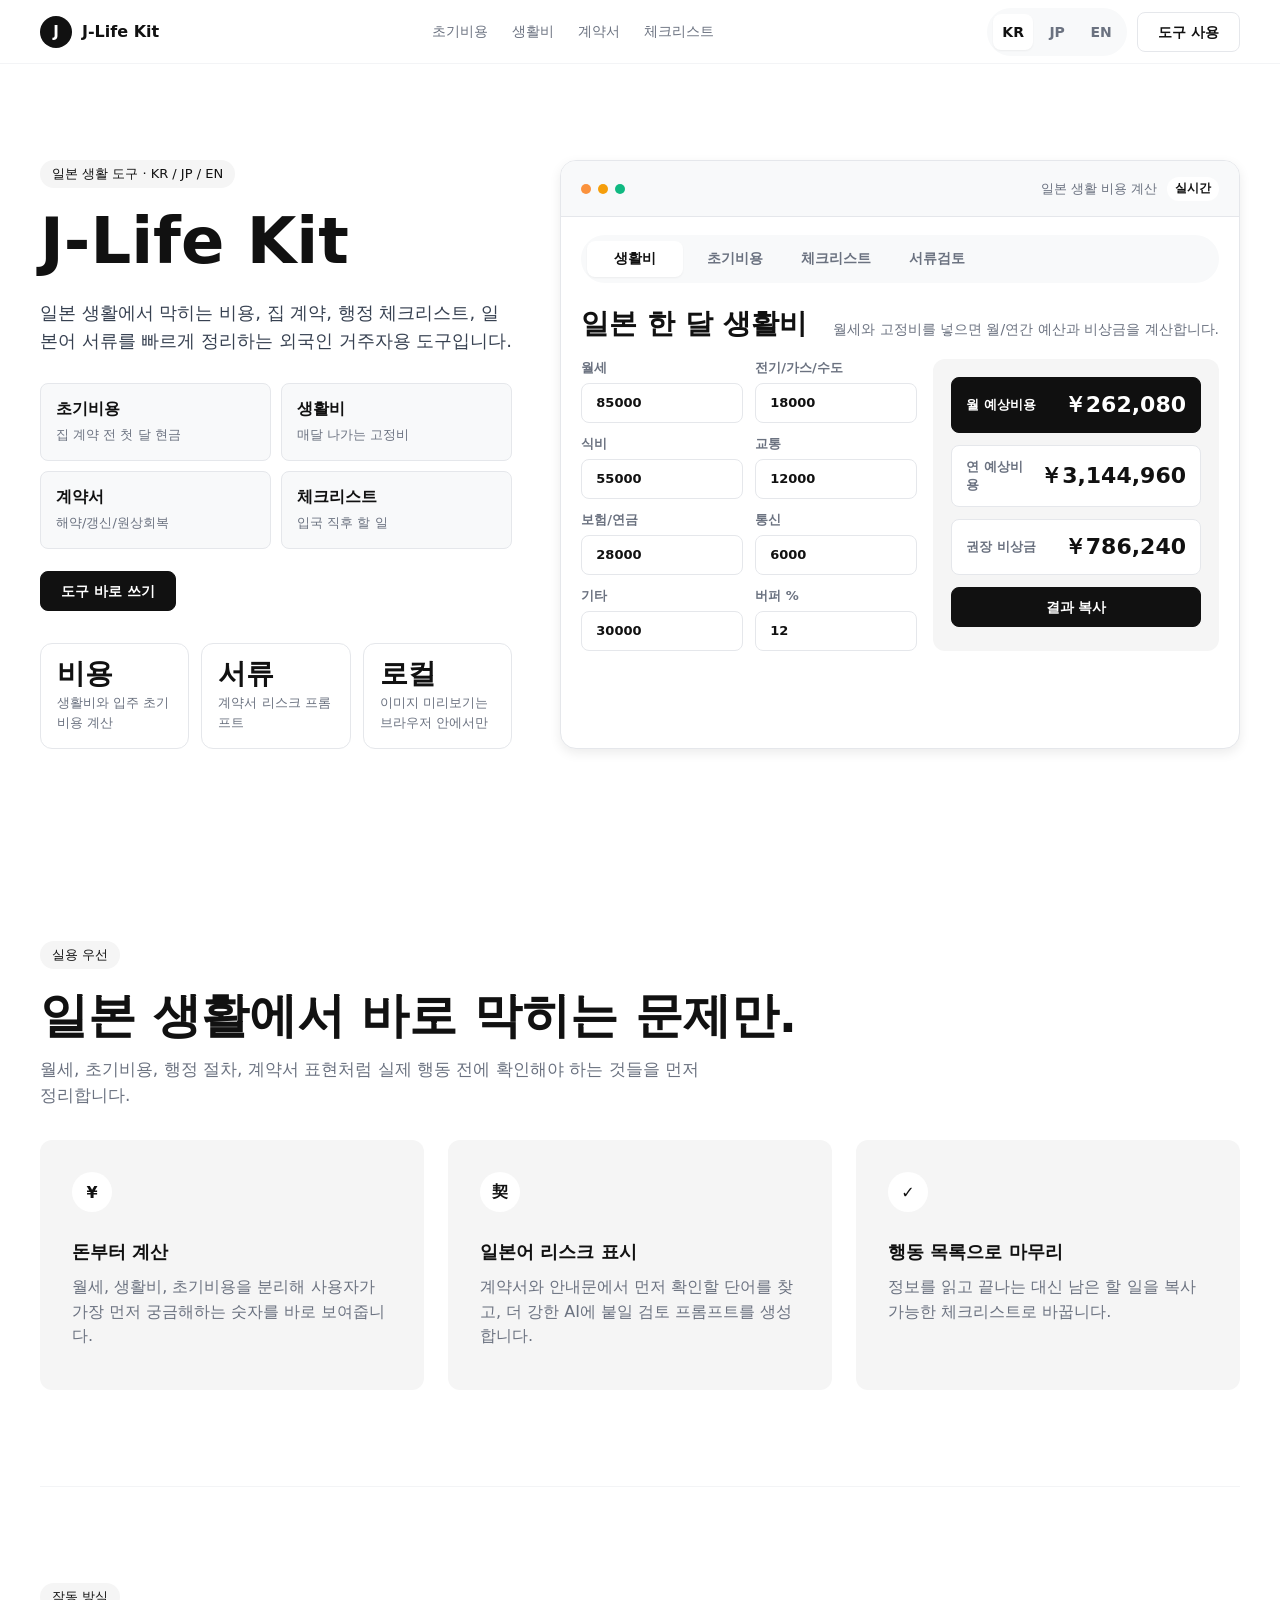
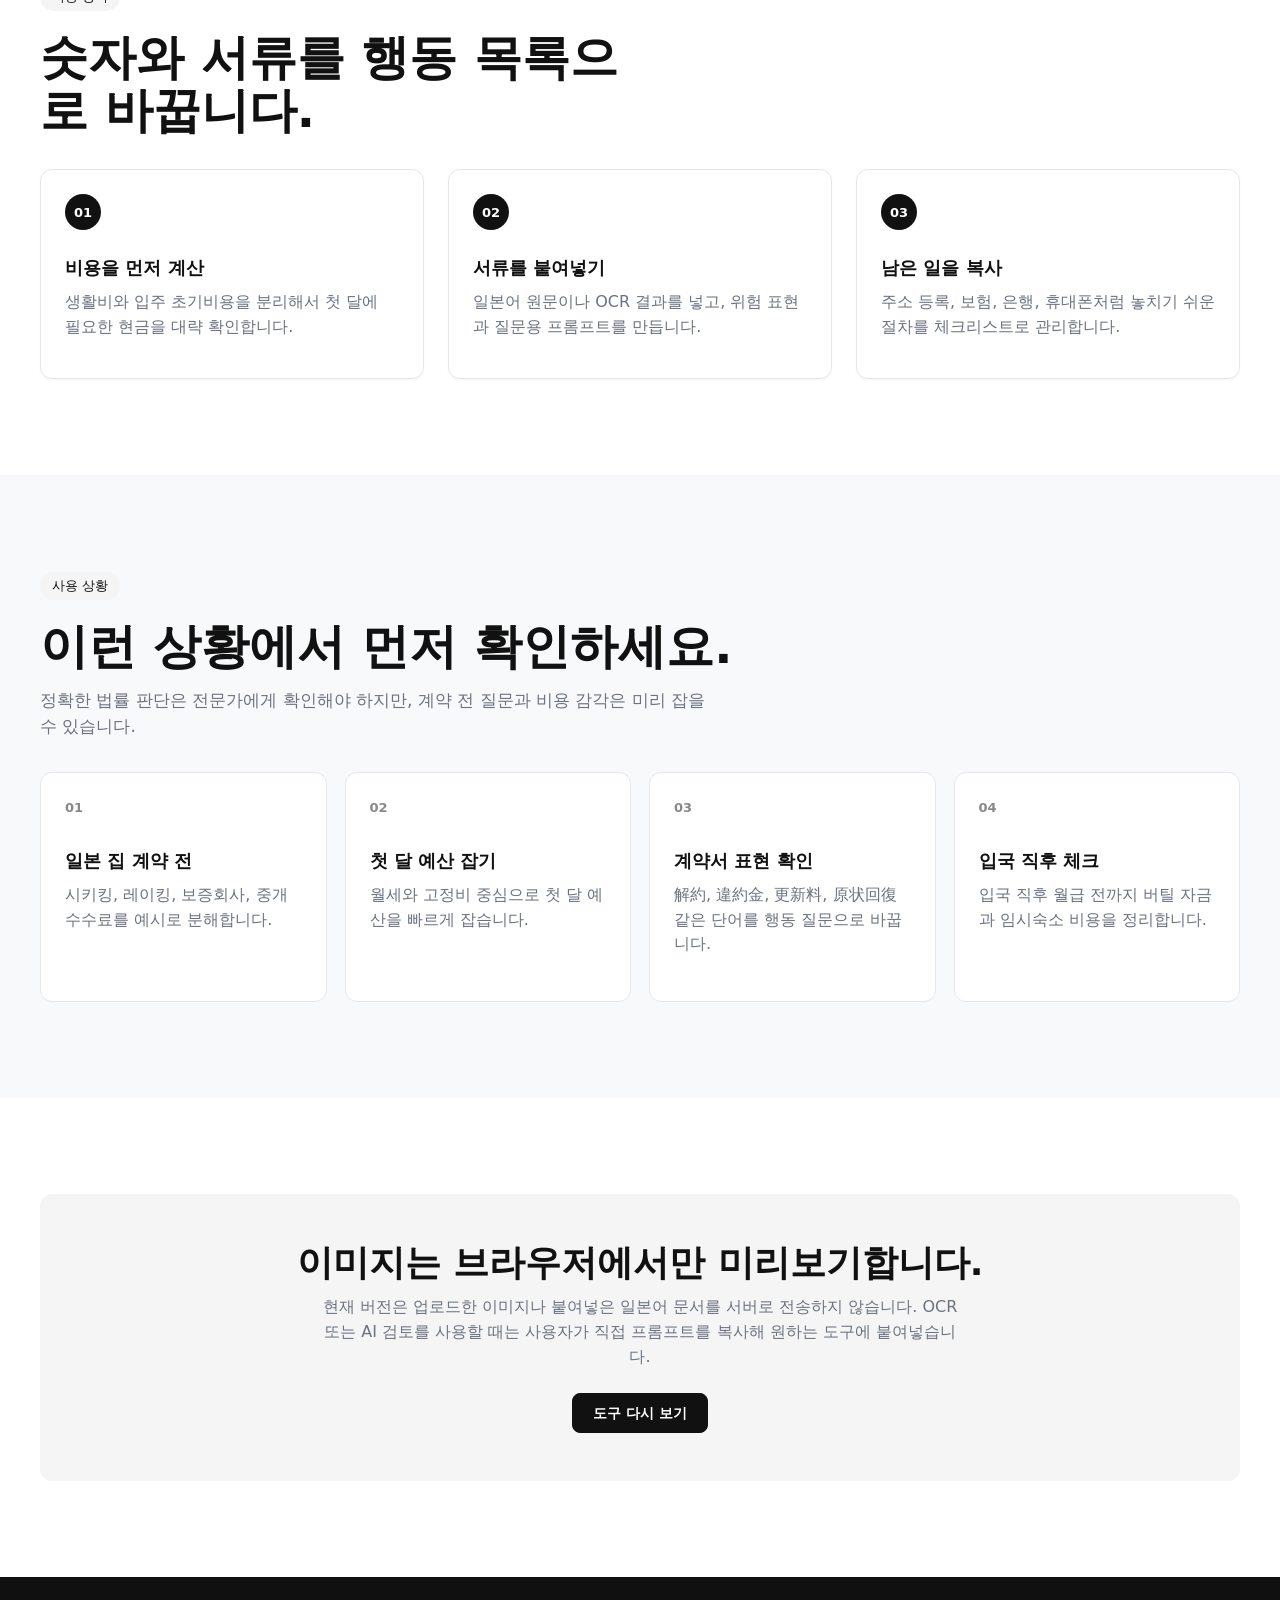
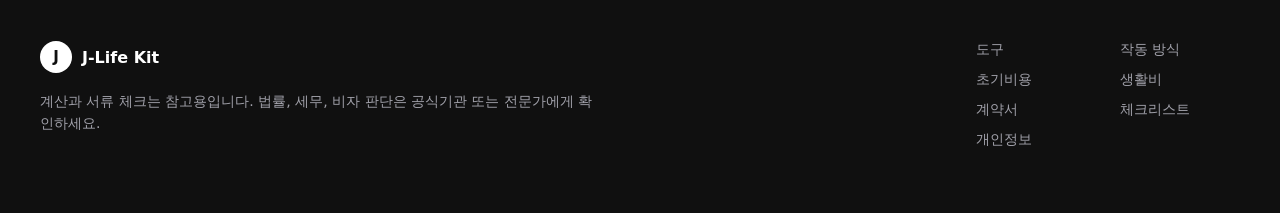
<file: site/index.html>
<!doctype html>
<html lang="ko">
  <head>
    <meta charset="utf-8">
    <meta name="viewport" content="width=device-width, initial-scale=1">
    <title>J-Life Kit</title>
    <meta name="description" content="일본 생활비, 월세 초기비용, 체크리스트, 일본어 서류 검토를 빠르게 정리하는 도구">
    <meta name="robots" content="index, follow">
    <link rel="canonical" href="https://attwist.github.io/project_koru/">
    <meta property="og:type" content="website">
    <meta property="og:title" content="J-Life Kit">
    <meta property="og:description" content="Estimate Japan living costs, move-in costs, contract terms, and arrival tasks.">
    <meta property="og:url" content="https://attwist.github.io/project_koru/">
    <meta name="twitter:card" content="summary">
    <link rel="stylesheet" href="styles.css">
    <script async src="https://www.googletagmanager.com/gtag/js?id=G-FX58EGKP0C"></script>
    <script>
      window.dataLayer = window.dataLayer || [];
      function gtag(){dataLayer.push(arguments);}
      gtag("js", new Date());
      gtag("config", "G-FX58EGKP0C");
    </script>
    <script type="application/ld+json">
      {
        "@context": "https://schema.org",
        "@type": "WebApplication",
        "name": "J-Life Kit",
        "url": "https://attwist.github.io/project_koru/",
        "applicationCategory": "FinanceApplication",
        "operatingSystem": "Web",
        "description": "Tools for Japan move-in costs, monthly living costs, contract terms, and moving checklists."
      }
    </script>
  </head>
  <body>
    <header class="top-nav">
      <a class="brand" href="#top" aria-label="J-Life Kit home">
        <span class="brand-mark">J</span>
        <span>J-Life Kit</span>
      </a>
      <nav class="nav-links" aria-label="Primary">
        <a href="move-in-cost.html" data-i18n="navMovein">초기비용</a>
        <a href="living-cost.html" data-i18n="navLiving">생활비</a>
        <a href="contract-check.html" data-i18n="navContract">계약서</a>
        <a href="moving-checklist.html" data-i18n="navChecklist">체크리스트</a>
      </nav>
      <div class="nav-actions">
        <div class="lang-switch" aria-label="Language">
          <button class="lang-button active" data-lang="ko" type="button">KR</button>
          <button class="lang-button" data-lang="ja" type="button">JP</button>
          <button class="lang-button" data-lang="en" type="button">EN</button>
        </div>
        <a class="button-secondary nav-cta" href="#tool-card" data-i18n="navUseTool">도구 사용</a>
      </div>
    </header>

    <main id="top">
      <section class="hero-band" id="tools">
        <div class="hero-copy">
          <span class="badge-pill" data-i18n="heroBadge">Japan life tools · KR / JP / EN</span>
          <h1>J-Life Kit</h1>
          <p class="hero-lede" data-i18n="heroLead">
            일본 생활에서 막히는 비용, 집 계약, 행정 체크리스트, 일본어 서류를 빠르게 정리하는
            외국인 거주자용 도구입니다.
          </p>
          <div class="hero-page-grid" aria-label="J-Life Kit pages">
            <a class="hero-page-card" href="move-in-cost.html">
              <span data-i18n="navMovein">초기비용</span>
              <small data-i18n="heroMoveHint">집 계약 전 첫 달 현금</small>
            </a>
            <a class="hero-page-card" href="living-cost.html">
              <span data-i18n="navLiving">생활비</span>
              <small data-i18n="heroLivingHint">매달 나가는 고정비</small>
            </a>
            <a class="hero-page-card" href="contract-check.html">
              <span data-i18n="navContract">계약서</span>
              <small data-i18n="heroContractHint">해약/갱신/원상회복</small>
            </a>
            <a class="hero-page-card" href="moving-checklist.html">
              <span data-i18n="navChecklist">체크리스트</span>
              <small data-i18n="heroChecklistHint">입국 직후 할 일</small>
            </a>
          </div>
          <div class="hero-actions">
            <a class="button-primary" href="#tool-card" data-i18n="heroPrimary">도구 바로 쓰기</a>
          </div>
          <div class="hero-proof" aria-label="Product highlights">
            <div>
              <strong data-i18n="proofCostTitle">Cost</strong>
              <span data-i18n="proofCostSub">monthly and move-in estimates</span>
            </div>
            <div>
              <strong data-i18n="proofDocsTitle">Docs</strong>
              <span data-i18n="proofDocsSub">contract risk prompts</span>
            </div>
            <div>
              <strong data-i18n="proofLocalTitle">Local</strong>
              <span data-i18n="proofLocalSub">image preview stays in browser</span>
            </div>
          </div>
        </div>

        <section class="hero-app-mockup-card" id="tool-card" aria-label="J-Life Kit tools">
          <div class="product-chrome">
            <div class="window-dots" aria-hidden="true">
              <span></span>
              <span></span>
              <span></span>
            </div>
            <div class="chrome-title">
              <span data-i18n="chromeTitle">Japan life estimate</span>
              <strong data-i18n="chromeStatus">Live</strong>
            </div>
          </div>

          <nav class="tabs nav-pill-group" aria-label="Tools">
            <button class="tab active" data-tab="living" type="button" data-i18n="tabLiving">생활비</button>
            <button class="tab" data-tab="movein" type="button" data-i18n="tabMovein">초기비용</button>
            <button class="tab" data-tab="checklist" type="button" data-i18n="tabChecklist">체크리스트</button>
            <button class="tab" data-tab="document" type="button" data-i18n="tabDocument">서류검토</button>
          </nav>

          <section class="tool-panel active" id="living">
            <div class="panel-copy">
              <h2 data-i18n="livingTitle">일본 한 달 생활비</h2>
              <p data-i18n="livingSub">월세와 고정비를 넣으면 월/연간 예산과 비상금을 계산합니다.</p>
            </div>
            <div class="grid two-col">
              <form class="input-panel" id="living-form">
                <label>
                  <span data-i18n="rent">월세</span>
                  <input type="number" name="rent" value="85000" min="0" step="1000">
                </label>
                <label>
                  <span data-i18n="utilities">전기/가스/수도</span>
                  <input type="number" name="utilities" value="18000" min="0" step="1000">
                </label>
                <label>
                  <span data-i18n="food">식비</span>
                  <input type="number" name="food" value="55000" min="0" step="1000">
                </label>
                <label>
                  <span data-i18n="transport">교통</span>
                  <input type="number" name="transport" value="12000" min="0" step="1000">
                </label>
                <label>
                  <span data-i18n="insurance">보험/연금</span>
                  <input type="number" name="insurance" value="28000" min="0" step="1000">
                </label>
                <label>
                  <span data-i18n="phone">통신</span>
                  <input type="number" name="phone" value="6000" min="0" step="1000">
                </label>
                <label>
                  <span data-i18n="misc">기타</span>
                  <input type="number" name="misc" value="30000" min="0" step="1000">
                </label>
                <label>
                  <span data-i18n="buffer">버퍼 %</span>
                  <input type="number" name="buffer" value="12" min="0" max="100" step="1">
                </label>
              </form>
              <aside class="result-panel">
                <div class="input-warning" id="living-warning" aria-live="polite"></div>
                <div class="metric primary-metric">
                  <span data-i18n="monthlyTotal">월 예상비용</span>
                  <strong id="living-monthly">¥0</strong>
                </div>
                <div class="metric">
                  <span data-i18n="yearlyTotal">연 예상비용</span>
                  <strong id="living-yearly">¥0</strong>
                </div>
                <div class="metric">
                  <span data-i18n="reserve">권장 비상금</span>
                  <strong id="living-reserve">¥0</strong>
                </div>
                <button class="button-primary full-width" id="copy-living" type="button" data-i18n="copyResult">결과 복사</button>
              </aside>
            </div>
          </section>

          <section class="tool-panel" id="movein">
            <div class="panel-copy">
              <h2 data-i18n="moveinTitle">일본 월세 초기비용</h2>
              <p data-i18n="moveinSub">시키킹, 레이킹, 중개수수료, 보증회사 비용을 한 번에 봅니다.</p>
            </div>
            <div class="grid two-col">
              <form class="input-panel" id="movein-form">
                <label>
                  <span data-i18n="rent">월세</span>
                  <input type="number" name="rent" value="85000" min="0" step="1000">
                </label>
                <label>
                  <span data-i18n="deposit">시키킹 개월</span>
                  <input type="number" name="depositMonths" value="1" min="0" step="0.5">
                </label>
                <label>
                  <span data-i18n="keyMoney">레이킹 개월</span>
                  <input type="number" name="keyMoneyMonths" value="1" min="0" step="0.5">
                </label>
                <label>
                  <span data-i18n="agency">중개수수료 개월</span>
                  <input type="number" name="agencyMonths" value="1.1" min="0" step="0.1">
                </label>
                <label>
                  <span data-i18n="guarantee">보증회사 %</span>
                  <input type="number" name="guaranteePercent" value="50" min="0" step="5">
                </label>
                <label>
                  <span data-i18n="fire">화재보험</span>
                  <input type="number" name="fireInsurance" value="20000" min="0" step="1000">
                </label>
                <label>
                  <span data-i18n="lockClean">열쇠/청소</span>
                  <input type="number" name="lockClean" value="35000" min="0" step="1000">
                </label>
                <label>
                  <span data-i18n="moving">이사/가구</span>
                  <input type="number" name="moving" value="120000" min="0" step="1000">
                </label>
              </form>
              <aside class="result-panel">
                <div class="input-warning" id="movein-warning" aria-live="polite"></div>
                <div class="metric primary-metric">
                  <span data-i18n="upfront">초기비용 합계</span>
                  <strong id="movein-total">¥0</strong>
                </div>
                <div class="metric">
                  <span data-i18n="rentEquivalent">월세 대비</span>
                  <strong id="movein-months">0x</strong>
                </div>
                <div class="breakdown" id="movein-breakdown"></div>
                <button class="button-primary full-width" id="copy-movein" type="button" data-i18n="copyResult">결과 복사</button>
              </aside>
            </div>
          </section>

          <section class="tool-panel" id="checklist">
            <div class="panel-copy">
              <h2 data-i18n="checkTitle">일본 생활 체크리스트</h2>
              <p data-i18n="checkSub">입국, 집, 통신, 은행, 보험, 세금 순서로 막히는 일을 줄입니다.</p>
            </div>
            <div class="check-layout">
              <div class="progress-box">
                <span data-i18n="progress">진행률</span>
                <strong id="check-progress">0%</strong>
                <div class="progress-track"><div id="progress-fill"></div></div>
                <button class="button-primary full-width" id="copy-checklist" type="button" data-i18n="copyRemaining">남은 일 복사</button>
              </div>
              <div class="checklist" id="checklist-items"></div>
            </div>
          </section>

          <section class="tool-panel" id="document">
            <div class="panel-copy">
              <h2 data-i18n="docTitle">일본어 서류 리스크 체크</h2>
              <p data-i18n="docSub">사진, 스크린샷, 메일 전문을 기준으로 AI에 넘길 검토 프롬프트를 만듭니다.</p>
            </div>
            <div class="grid two-col">
              <div class="input-panel document-input-panel">
                <label class="upload-card">
                  <span data-i18n="uploadImage">사진/스크린샷 업로드</span>
                  <input id="document-image" type="file" accept="image/*">
                  <small data-i18n="uploadImageSub">이미지를 외부로 보내지 않고 미리보기와 OCR 프롬프트만 만듭니다.</small>
                </label>
                <div class="image-preview empty" id="image-preview">
                  <span data-i18n="imagePlaceholder">업로드한 문서 이미지가 여기에 표시됩니다.</span>
                </div>
                <label class="wide-field">
                  <span data-i18n="pasteJapanese">일본어 원문 / OCR 결과</span>
                  <textarea id="document-input" rows="11" placeholder="契約期間、更新料、解約、違約金、原状回復..."></textarea>
                </label>
                <button class="button-primary full-width" id="scan-document" type="button" data-i18n="scan">검토하기</button>
              </div>
              <aside class="result-panel">
                <div class="doc-result">
                  <h3 data-i18n="foundTerms">발견된 표현</h3>
                  <div id="risk-terms" class="chips"></div>
                </div>
                <div class="doc-result">
                  <h3 data-i18n="reviewPrompt">복사용 프롬프트</h3>
                  <textarea id="prompt-output" rows="8" readonly></textarea>
                  <button class="button-secondary full-width" id="copy-prompt" type="button" data-i18n="copyPrompt">프롬프트 복사</button>
                </div>
              </aside>
            </div>
          </section>
        </section>
      </section>

      <section class="section feature-band" aria-labelledby="feature-heading">
        <div class="section-heading">
          <span class="badge-pill" data-i18n="featureBadge">Practical first</span>
          <h2 id="feature-heading" data-i18n="featureHeading">일본 생활에서 바로 막히는 문제만.</h2>
          <p data-i18n="featureSub">월세, 초기비용, 행정 절차, 계약서 표현처럼 실제 행동 전에 확인해야 하는 것들을 먼저 정리합니다.</p>
        </div>
        <div class="feature-grid">
          <article class="feature-card">
            <div class="mini-icon">¥</div>
            <h3 data-i18n="featureCostTitle">돈부터 계산</h3>
            <p data-i18n="featureCostText">월세, 생활비, 초기비용을 분리해 사용자가 가장 먼저 궁금해하는 숫자를 바로 보여줍니다.</p>
          </article>
          <article class="feature-card">
            <div class="mini-icon">契</div>
            <h3 data-i18n="featureDocsTitle">일본어 리스크 표시</h3>
            <p data-i18n="featureDocsText">계약서와 안내문에서 먼저 확인할 단어를 찾고, 더 강한 AI에 붙일 검토 프롬프트를 생성합니다.</p>
          </article>
          <article class="feature-card">
            <div class="mini-icon">✓</div>
            <h3 data-i18n="featureActionsTitle">행동 목록으로 마무리</h3>
            <p data-i18n="featureActionsText">정보를 읽고 끝나는 대신 남은 할 일을 복사 가능한 체크리스트로 바꿉니다.</p>
          </article>
        </div>
      </section>

      <section class="section workflow-band" id="workflow" aria-labelledby="workflow-heading">
        <div class="section-heading compact">
          <span class="badge-pill" data-i18n="workflowBadge">How it works</span>
          <h2 id="workflow-heading" data-i18n="workflowHeading">숫자와 서류를 행동 목록으로 바꿉니다.</h2>
        </div>
        <div class="workflow-grid">
          <article class="product-mockup-card">
            <span class="step">01</span>
            <h3 data-i18n="workflowCostTitle">비용을 먼저 계산</h3>
            <p data-i18n="workflowCostText">생활비와 입주 초기비용을 분리해서 첫 달에 필요한 현금을 대략 확인합니다.</p>
          </article>
          <article class="product-mockup-card">
            <span class="step">02</span>
            <h3 data-i18n="workflowDocTitle">서류를 붙여넣기</h3>
            <p data-i18n="workflowDocText">일본어 원문이나 OCR 결과를 넣고, 위험 표현과 질문용 프롬프트를 만듭니다.</p>
          </article>
          <article class="product-mockup-card">
            <span class="step">03</span>
            <h3 data-i18n="workflowChecklistTitle">남은 일을 복사</h3>
            <p data-i18n="workflowChecklistText">주소 등록, 보험, 은행, 휴대폰처럼 놓치기 쉬운 절차를 체크리스트로 관리합니다.</p>
          </article>
        </div>
      </section>

      <section class="section content-band" id="content" aria-labelledby="content-heading">
        <div class="section-heading">
          <span class="badge-pill" data-i18n="useBadge">Use cases</span>
          <h2 id="content-heading" data-i18n="useHeading">이런 상황에서 먼저 확인하세요.</h2>
          <p data-i18n="useSub">정확한 법률 판단은 전문가에게 확인해야 하지만, 계약 전 질문과 비용 감각은 미리 잡을 수 있습니다.</p>
        </div>
        <div class="seed-grid">
          <article class="seed-card">
            <span>01</span>
            <h3 data-i18n="useRentTitle">일본 집 계약 전</h3>
            <p data-i18n="useRentText">시키킹, 레이킹, 보증회사, 중개수수료를 예시로 분해합니다.</p>
          </article>
          <article class="seed-card">
            <span>02</span>
            <h3 data-i18n="useBudgetTitle">첫 달 예산 잡기</h3>
            <p data-i18n="useBudgetText">월세와 고정비 중심으로 첫 달 예산을 빠르게 잡습니다.</p>
          </article>
          <article class="seed-card">
            <span>03</span>
            <h3 data-i18n="useContractTitle">계약서 표현 확인</h3>
            <p data-i18n="useContractText">解約, 違約金, 更新料, 原状回復 같은 단어를 행동 질문으로 바꿉니다.</p>
          </article>
          <article class="seed-card">
            <span>04</span>
            <h3 data-i18n="useArrivalTitle">입국 직후 체크</h3>
            <p data-i18n="useArrivalText">입국 직후 월급 전까지 버틸 자금과 임시숙소 비용을 정리합니다.</p>
          </article>
        </div>
      </section>

      <section class="cta-band-light" id="privacy">
        <h2 data-i18n="privacyHeading">이미지는 브라우저에서만 미리보기합니다.</h2>
        <p data-i18n="privacyText">현재 버전은 업로드한 이미지나 붙여넣은 일본어 문서를 서버로 전송하지 않습니다. OCR 또는 AI 검토를 사용할 때는 사용자가 직접 프롬프트를 복사해 원하는 도구에 붙여넣습니다.</p>
        <a class="button-primary" href="#tools" data-i18n="privacyButton">도구 다시 보기</a>
      </section>
    </main>

    <footer class="footer">
      <div class="footer-inner">
        <div>
          <a class="brand on-dark" href="#top">
            <span class="brand-mark">J</span>
            <span>J-Life Kit</span>
          </a>
          <p data-i18n="disclaimer">계산과 서류 체크는 참고용입니다. 법률, 세무, 비자 판단은 공식기관 또는 전문가에게 확인하세요.</p>
        </div>
        <div class="footer-links">
          <a href="#tools" data-i18n="navTools">Tools</a>
          <a href="#workflow" data-i18n="navHow">How it works</a>
          <a href="move-in-cost.html" data-i18n="navMovein">Move-in cost</a>
          <a href="living-cost.html" data-i18n="navLiving">Living cost</a>
          <a href="contract-check.html" data-i18n="navContract">Contract terms</a>
          <a href="moving-checklist.html" data-i18n="navChecklist">Checklist</a>
          <a href="#privacy" data-i18n="navPrivacy">Privacy</a>
        </div>
      </div>
    </footer>

    <script src="app.js"></script>
  </body>
</html>
</file>
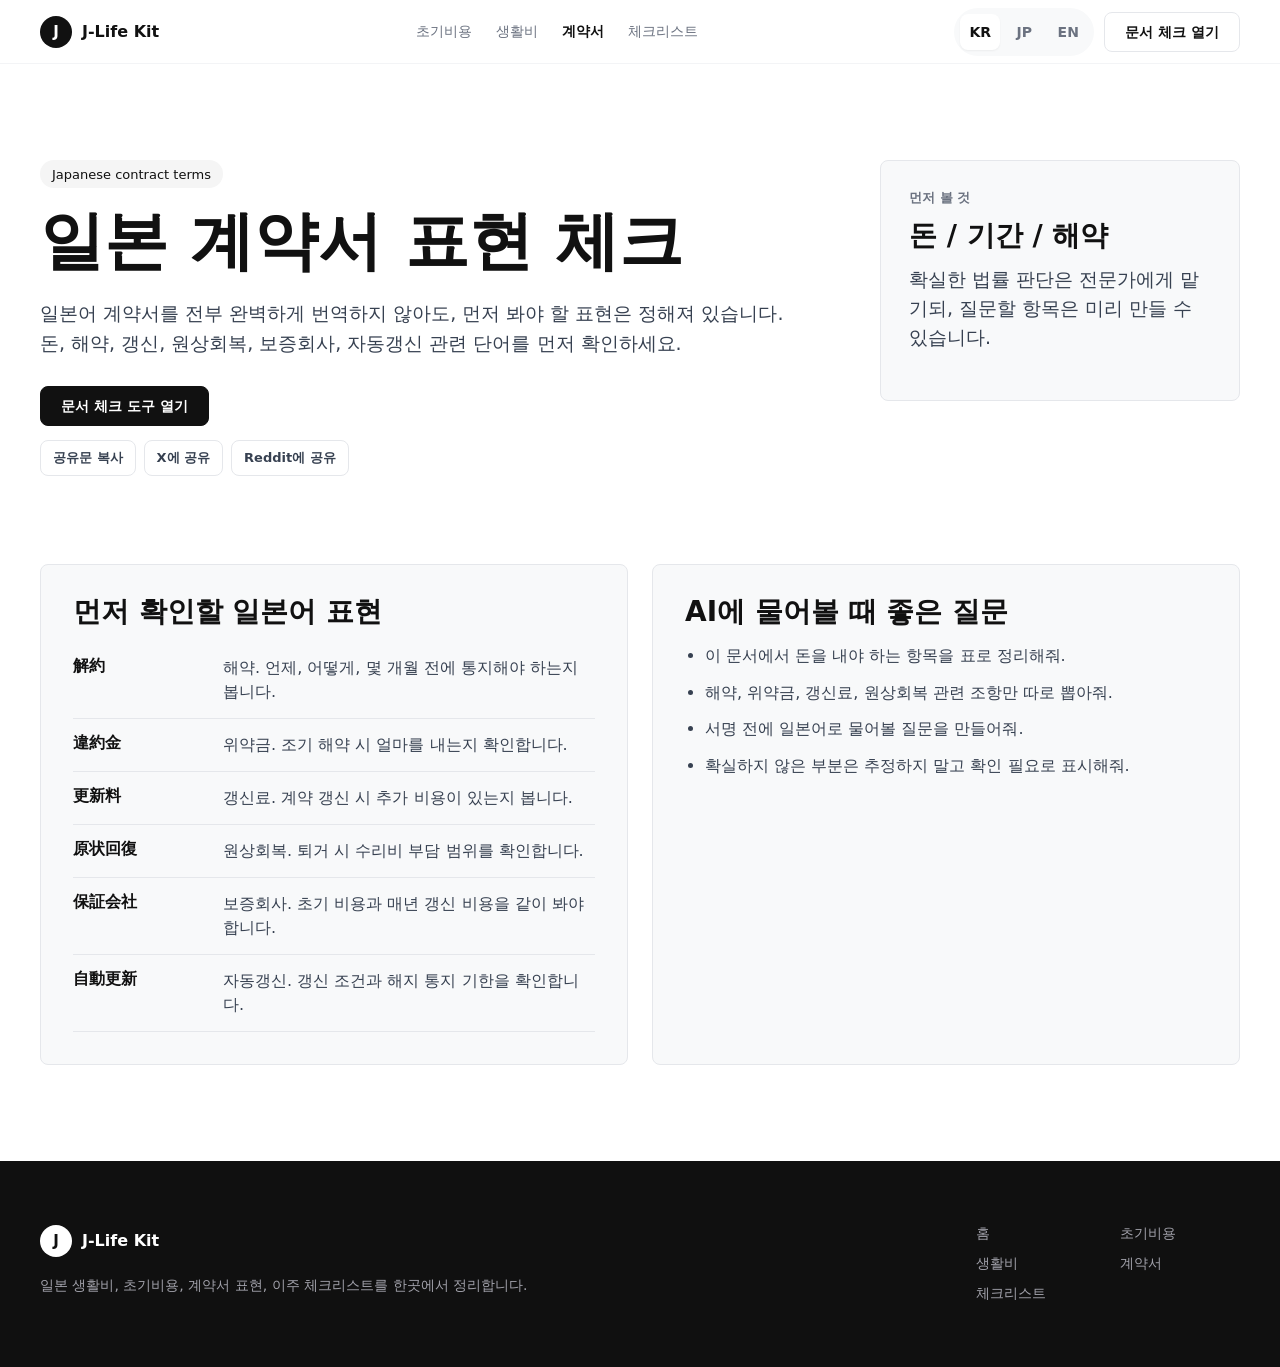
<file: site/contract-check.html>
<!doctype html>
<html lang="ko">
  <head>
    <meta charset="utf-8">
    <meta name="viewport" content="width=device-width, initial-scale=1">
    <title>일본 계약서 표현 체크 | J-Life Kit</title>
    <meta name="description" content="일본 임대차 계약서와 안내문에서 먼저 확인해야 할 해약, 위약금, 갱신료, 원상회복, 보증회사 표현을 정리했습니다.">
    <meta name="robots" content="index, follow">
    <link rel="canonical" href="https://attwist.github.io/project_koru/contract-check.html">
    <meta property="og:type" content="website">
    <meta property="og:title" content="Japanese Contract Terms Check">
    <meta property="og:description" content="Check Japanese lease terms such as cancellation, penalties, renewal fees, restoration, guarantor company, and automatic renewal.">
    <meta property="og:url" content="https://attwist.github.io/project_koru/contract-check.html">
    <meta name="twitter:card" content="summary">
    <link rel="stylesheet" href="styles.css">
    <script async src="https://www.googletagmanager.com/gtag/js?id=G-FX58EGKP0C"></script>
    <script>
      window.dataLayer = window.dataLayer || [];
      function gtag(){dataLayer.push(arguments);}
      gtag("js", new Date());
      gtag("config", "G-FX58EGKP0C");
    </script>
  </head>
  <body class="seo-page" data-page="contract">
    <header class="top-nav">
      <a class="brand" href="index.html">
        <span class="brand-mark">J</span>
        <span>J-Life Kit</span>
      </a>
      <nav class="nav-links" aria-label="SEO pages">
        <a href="move-in-cost.html" data-page-i18n="navMovein">초기비용</a>
        <a href="living-cost.html" data-page-i18n="navLiving">생활비</a>
        <a href="contract-check.html" aria-current="page" data-page-i18n="navContract">계약서</a>
        <a href="moving-checklist.html" data-page-i18n="navChecklist">체크리스트</a>
      </nav>
      <div class="nav-actions">
        <div class="lang-switch" aria-label="Language">
          <button class="lang-button active" data-page-lang="ko" type="button">KR</button>
          <button class="lang-button" data-page-lang="ja" type="button">JP</button>
          <button class="lang-button" data-page-lang="en" type="button">EN</button>
        </div>
        <a class="button-secondary nav-cta" href="index.html?tool=document&utm_source=seo_page&utm_medium=internal&utm_campaign=contract_check#tool-card" data-page-i18n="openTool">문서 체크 열기</a>
      </div>
    </header>

    <main>
      <section class="seo-hero">
        <div>
          <span class="badge-pill" data-page-i18n="badge">Japanese contract terms</span>
          <h1 data-page-i18n="heading">일본 계약서 표현 체크</h1>
          <p data-page-i18n="lead">일본어 계약서를 전부 완벽하게 번역하지 않아도, 먼저 봐야 할 표현은 정해져 있습니다. 돈, 해약, 갱신, 원상회복, 보증회사, 자동갱신 관련 단어를 먼저 확인하세요.</p>
          <div class="seo-cta-row">
            <a class="button-primary" href="index.html?tool=document&utm_source=seo_page&utm_medium=internal&utm_campaign=contract_check#tool-card" data-page-i18n="primaryCta">문서 체크 도구 열기</a>
          </div>
          <div class="share-strip" aria-label="Share">
            <button class="share-button" type="button" data-share-copy data-page-i18n="copyShare">공유문 복사</button>
            <a class="share-button" href="#" target="_blank" rel="noopener" data-share-x data-page-i18n="shareOnX">X에 공유</a>
            <a class="share-button" href="#" target="_blank" rel="noopener" data-share-reddit data-page-i18n="shareOnReddit">Reddit에 공유</a>
          </div>
        </div>
        <aside class="seo-stat-panel">
          <span data-page-i18n="statLabel">먼저 볼 것</span>
          <strong data-page-i18n="statTitle">돈 / 기간 / 해약</strong>
          <p data-page-i18n="statText">확실한 법률 판단은 전문가에게 맡기되, 질문할 항목은 미리 만들 수 있습니다.</p>
        </aside>
      </section>

      <section class="seo-layout">
        <article class="seo-panel">
          <h2 data-page-i18n="firstTitle">먼저 확인할 일본어 표현</h2>
          <table class="seo-table">
            <tbody>
              <tr><th>解約</th><td data-page-i18n="cancelDesc">해약. 언제, 어떻게, 몇 개월 전에 통지해야 하는지 봅니다.</td></tr>
              <tr><th>違約金</th><td data-page-i18n="penaltyDesc">위약금. 조기 해약 시 얼마를 내는지 확인합니다.</td></tr>
              <tr><th>更新料</th><td data-page-i18n="renewalDesc">갱신료. 계약 갱신 시 추가 비용이 있는지 봅니다.</td></tr>
              <tr><th>原状回復</th><td data-page-i18n="restoreDesc">원상회복. 퇴거 시 수리비 부담 범위를 확인합니다.</td></tr>
              <tr><th>保証会社</th><td data-page-i18n="guarantorDesc">보증회사. 초기 비용과 매년 갱신 비용을 같이 봐야 합니다.</td></tr>
              <tr><th>自動更新</th><td data-page-i18n="autoRenewDesc">자동갱신. 갱신 조건과 해지 통지 기한을 확인합니다.</td></tr>
            </tbody>
          </table>
        </article>

        <article class="seo-panel">
          <h2 data-page-i18n="secondTitle">AI에 물어볼 때 좋은 질문</h2>
          <ul class="seo-list">
            <li data-page-i18n="q1">이 문서에서 돈을 내야 하는 항목을 표로 정리해줘.</li>
            <li data-page-i18n="q2">해약, 위약금, 갱신료, 원상회복 관련 조항만 따로 뽑아줘.</li>
            <li data-page-i18n="q3">서명 전에 일본어로 물어볼 질문을 만들어줘.</li>
            <li data-page-i18n="q4">확실하지 않은 부분은 추정하지 말고 확인 필요로 표시해줘.</li>
          </ul>
        </article>
      </section>

    </main>

    <footer class="footer">
      <div class="footer-inner">
        <div>
          <a class="brand on-dark" href="index.html">
            <span class="brand-mark">J</span>
            <span>J-Life Kit</span>
          </a>
          <p data-page-i18n="footerText">일본 생활비, 초기비용, 계약서 표현, 이주 체크리스트를 한곳에서 정리합니다.</p>
        </div>
        <div class="footer-links">
          <a href="index.html" data-page-i18n="footerHome">홈</a>
          <a href="move-in-cost.html" data-page-i18n="navMovein">초기비용</a>
          <a href="living-cost.html" data-page-i18n="navLiving">생활비</a>
          <a href="contract-check.html" data-page-i18n="navContract">계약서</a>
          <a href="moving-checklist.html" data-page-i18n="navChecklist">체크리스트</a>
        </div>
      </div>
    </footer>
    <script src="page-i18n.js?v=nav-20260529"></script>
  </body>
</html>
</file>
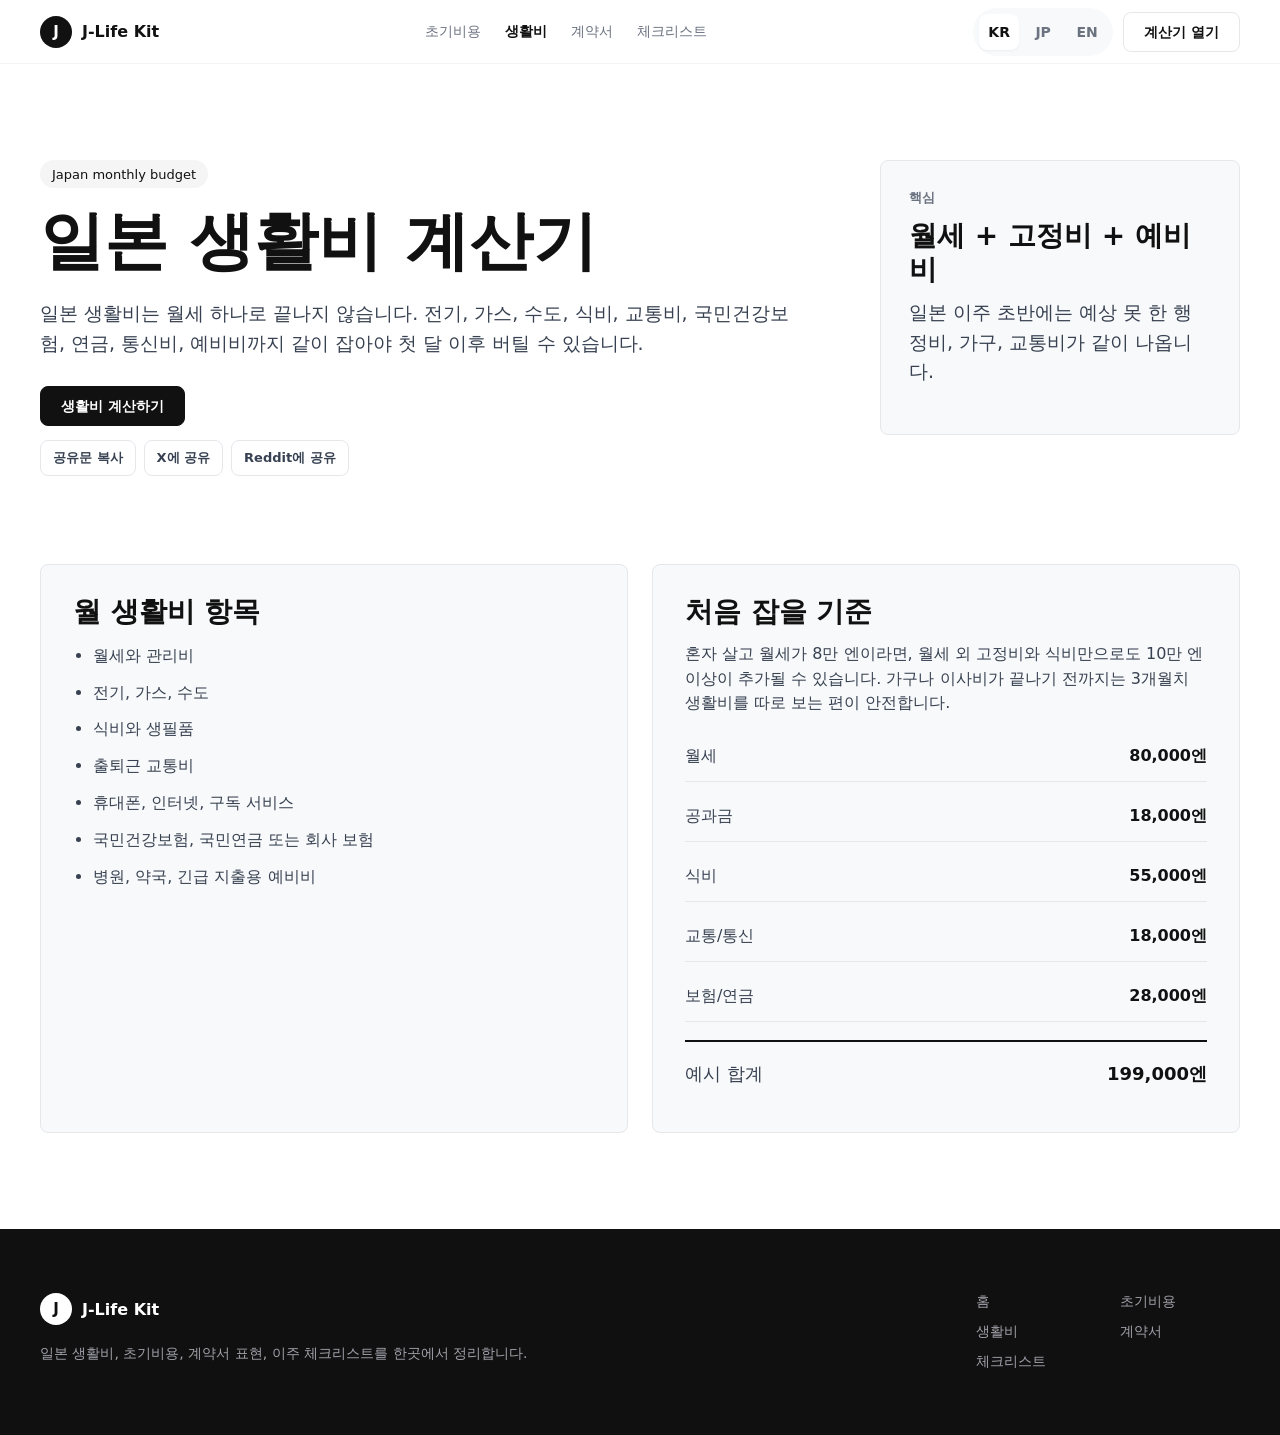
<file: site/living-cost.html>
<!doctype html>
<html lang="ko">
  <head>
    <meta charset="utf-8">
    <meta name="viewport" content="width=device-width, initial-scale=1">
    <title>일본 생활비 계산기 | J-Life Kit</title>
    <meta name="description" content="일본 월 생활비를 월세, 공과금, 식비, 교통비, 보험, 통신비, 예비비까지 나눠 계산하세요.">
    <meta name="robots" content="index, follow">
    <link rel="canonical" href="https://attwist.github.io/project_koru/living-cost.html">
    <meta property="og:type" content="website">
    <meta property="og:title" content="Japan Living Cost Calculator">
    <meta property="og:description" content="Estimate monthly living costs in Japan across rent, utilities, food, transport, insurance, phone, and emergency buffer.">
    <meta property="og:url" content="https://attwist.github.io/project_koru/living-cost.html">
    <meta name="twitter:card" content="summary">
    <link rel="stylesheet" href="styles.css">
    <script async src="https://www.googletagmanager.com/gtag/js?id=G-FX58EGKP0C"></script>
    <script>
      window.dataLayer = window.dataLayer || [];
      function gtag(){dataLayer.push(arguments);}
      gtag("js", new Date());
      gtag("config", "G-FX58EGKP0C");
    </script>
  </head>
  <body class="seo-page" data-page="living">
    <header class="top-nav">
      <a class="brand" href="index.html">
        <span class="brand-mark">J</span>
        <span>J-Life Kit</span>
      </a>
      <nav class="nav-links" aria-label="SEO pages">
        <a href="move-in-cost.html" data-page-i18n="navMovein">초기비용</a>
        <a href="living-cost.html" aria-current="page" data-page-i18n="navLiving">생활비</a>
        <a href="contract-check.html" data-page-i18n="navContract">계약서</a>
        <a href="moving-checklist.html" data-page-i18n="navChecklist">체크리스트</a>
      </nav>
      <div class="nav-actions">
        <div class="lang-switch" aria-label="Language">
          <button class="lang-button active" data-page-lang="ko" type="button">KR</button>
          <button class="lang-button" data-page-lang="ja" type="button">JP</button>
          <button class="lang-button" data-page-lang="en" type="button">EN</button>
        </div>
        <a class="button-secondary nav-cta" href="index.html?tool=living&utm_source=seo_page&utm_medium=internal&utm_campaign=living_cost#tool-card" data-page-i18n="openTool">계산기 열기</a>
      </div>
    </header>

    <main>
      <section class="seo-hero">
        <div>
          <span class="badge-pill" data-page-i18n="badge">Japan monthly budget</span>
          <h1 data-page-i18n="heading">일본 생활비 계산기</h1>
          <p data-page-i18n="lead">일본 생활비는 월세 하나로 끝나지 않습니다. 전기, 가스, 수도, 식비, 교통비, 국민건강보험, 연금, 통신비, 예비비까지 같이 잡아야 첫 달 이후 버틸 수 있습니다.</p>
          <div class="seo-cta-row">
            <a class="button-primary" href="index.html?tool=living&utm_source=seo_page&utm_medium=internal&utm_campaign=living_cost#tool-card" data-page-i18n="primaryCta">생활비 계산하기</a>
          </div>
          <div class="share-strip" aria-label="Share">
            <button class="share-button" type="button" data-share-copy data-page-i18n="copyShare">공유문 복사</button>
            <a class="share-button" href="#" target="_blank" rel="noopener" data-share-x data-page-i18n="shareOnX">X에 공유</a>
            <a class="share-button" href="#" target="_blank" rel="noopener" data-share-reddit data-page-i18n="shareOnReddit">Reddit에 공유</a>
          </div>
        </div>
        <aside class="seo-stat-panel">
          <span data-page-i18n="statLabel">핵심</span>
          <strong data-page-i18n="statTitle">월세 + 고정비 + 예비비</strong>
          <p data-page-i18n="statText">일본 이주 초반에는 예상 못 한 행정비, 가구, 교통비가 같이 나옵니다.</p>
        </aside>
      </section>

      <section class="seo-layout">
        <article class="seo-panel">
          <h2 data-page-i18n="firstTitle">월 생활비 항목</h2>
          <ul class="seo-list">
            <li data-page-i18n="item1">월세와 관리비</li>
            <li data-page-i18n="item2">전기, 가스, 수도</li>
            <li data-page-i18n="item3">식비와 생필품</li>
            <li data-page-i18n="item4">출퇴근 교통비</li>
            <li data-page-i18n="item5">휴대폰, 인터넷, 구독 서비스</li>
            <li data-page-i18n="item6">국민건강보험, 국민연금 또는 회사 보험</li>
            <li data-page-i18n="item7">병원, 약국, 긴급 지출용 예비비</li>
          </ul>
        </article>

        <article class="seo-panel">
          <h2 data-page-i18n="secondTitle">처음 잡을 기준</h2>
          <p data-page-i18n="secondText">혼자 살고 월세가 8만 엔이라면, 월세 외 고정비와 식비만으로도 10만 엔 이상이 추가될 수 있습니다. 가구나 이사비가 끝나기 전까지는 3개월치 생활비를 따로 보는 편이 안전합니다.</p>
          <div class="seo-cost-list">
            <div><span data-page-i18n="exRent">월세</span><strong>80,000엔</strong></div>
            <div><span data-page-i18n="exUtilities">공과금</span><strong>18,000엔</strong></div>
            <div><span data-page-i18n="exFood">식비</span><strong>55,000엔</strong></div>
            <div><span data-page-i18n="exTransport">교통/통신</span><strong>18,000엔</strong></div>
            <div><span data-page-i18n="exInsurance">보험/연금</span><strong>28,000엔</strong></div>
            <div class="total"><span data-page-i18n="exTotal">예시 합계</span><strong>199,000엔</strong></div>
          </div>
        </article>
      </section>

    </main>

    <footer class="footer">
      <div class="footer-inner">
        <div>
          <a class="brand on-dark" href="index.html">
            <span class="brand-mark">J</span>
            <span>J-Life Kit</span>
          </a>
          <p data-page-i18n="footerText">일본 생활비, 초기비용, 계약서 표현, 이주 체크리스트를 한곳에서 정리합니다.</p>
        </div>
        <div class="footer-links">
          <a href="index.html" data-page-i18n="footerHome">홈</a>
          <a href="move-in-cost.html" data-page-i18n="navMovein">초기비용</a>
          <a href="living-cost.html" data-page-i18n="navLiving">생활비</a>
          <a href="contract-check.html" data-page-i18n="navContract">계약서</a>
          <a href="moving-checklist.html" data-page-i18n="navChecklist">체크리스트</a>
        </div>
      </div>
    </footer>
    <script src="page-i18n.js?v=nav-20260529"></script>
  </body>
</html>
</file>
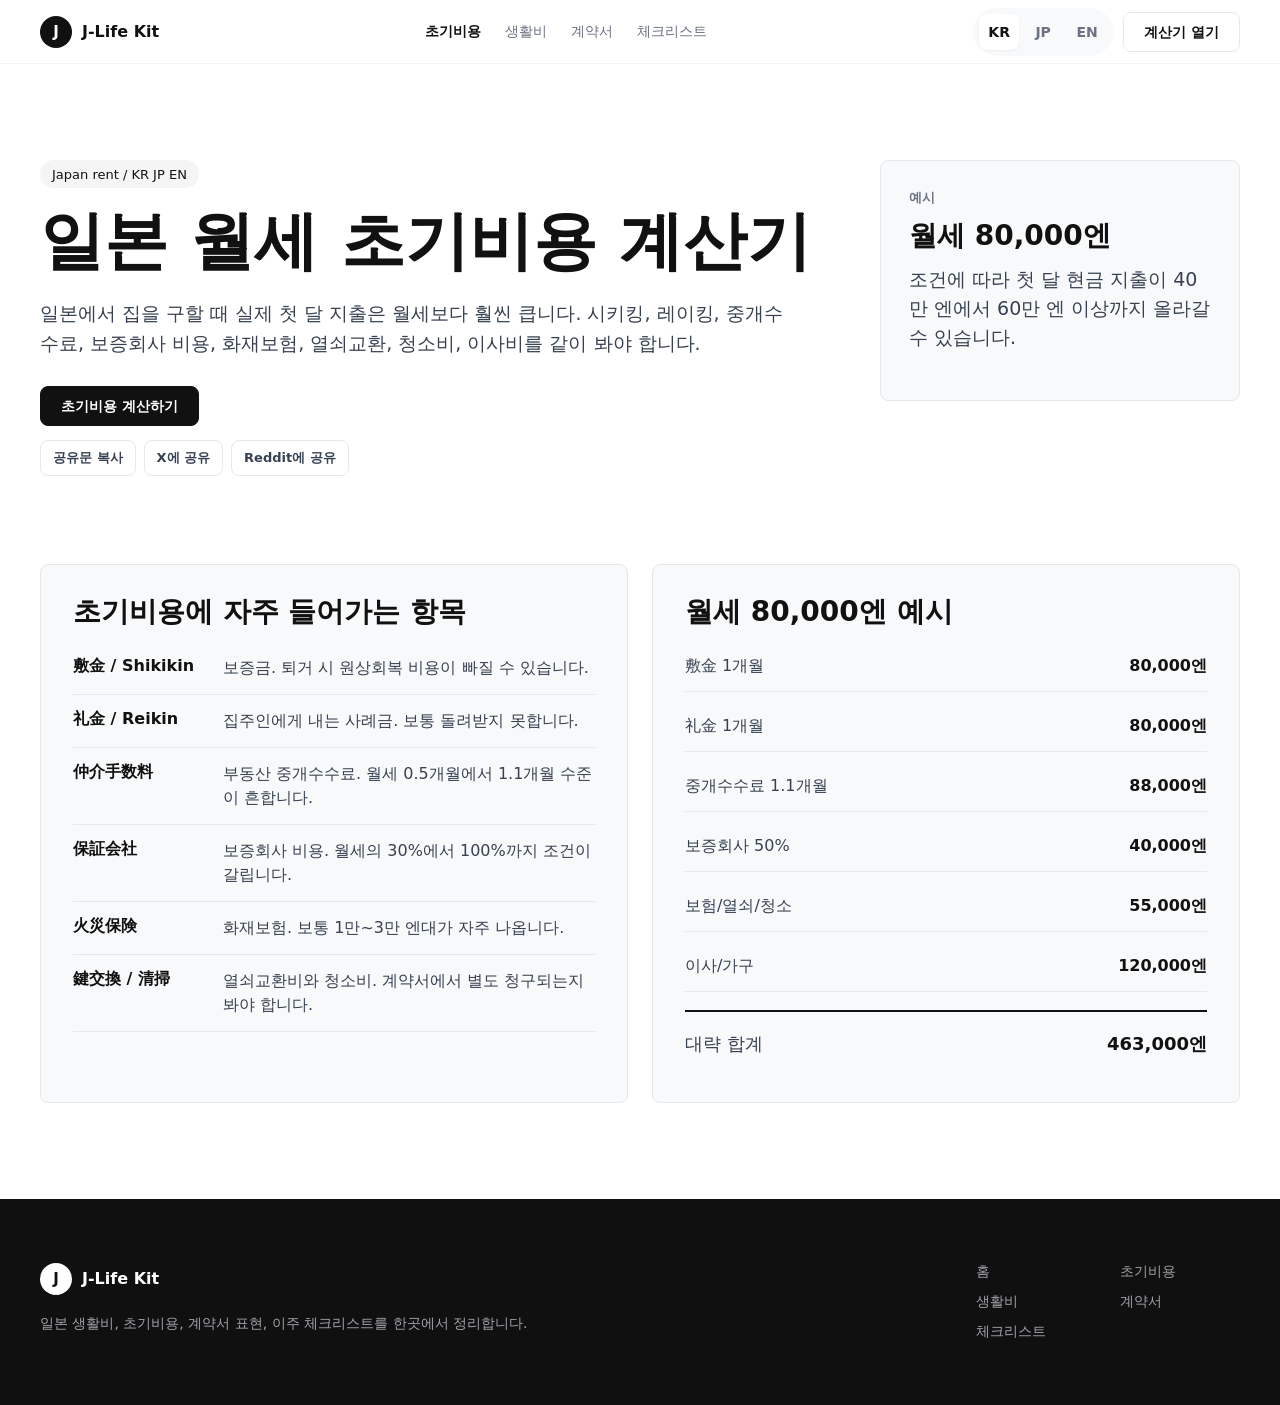
<file: site/move-in-cost.html>
<!doctype html>
<html lang="ko">
  <head>
    <meta charset="utf-8">
    <meta name="viewport" content="width=device-width, initial-scale=1">
    <title>일본 월세 초기비용 계산기 | J-Life Kit</title>
    <meta name="description" content="일본 집 구할 때 월세만 보지 말고 시키킹, 레이킹, 중개수수료, 보증회사, 화재보험, 열쇠교환, 이사비까지 한 번에 확인하세요.">
    <meta name="robots" content="index, follow">
    <link rel="canonical" href="https://attwist.github.io/project_koru/move-in-cost.html">
    <meta property="og:type" content="website">
    <meta property="og:title" content="Japan Move-In Cost Calculator">
    <meta property="og:description" content="Check Japan apartment move-in costs beyond rent: deposit, key money, agency fee, guarantor company, insurance, lock exchange, and moving costs.">
    <meta property="og:url" content="https://attwist.github.io/project_koru/move-in-cost.html">
    <meta name="twitter:card" content="summary">
    <link rel="stylesheet" href="styles.css">
    <script async src="https://www.googletagmanager.com/gtag/js?id=G-FX58EGKP0C"></script>
    <script>
      window.dataLayer = window.dataLayer || [];
      function gtag(){dataLayer.push(arguments);}
      gtag("js", new Date());
      gtag("config", "G-FX58EGKP0C");
    </script>
  </head>
  <body class="seo-page" data-page="movein">
    <header class="top-nav">
      <a class="brand" href="index.html">
        <span class="brand-mark">J</span>
        <span>J-Life Kit</span>
      </a>
      <nav class="nav-links" aria-label="SEO pages">
        <a href="move-in-cost.html" aria-current="page" data-page-i18n="navMovein">초기비용</a>
        <a href="living-cost.html" data-page-i18n="navLiving">생활비</a>
        <a href="contract-check.html" data-page-i18n="navContract">계약서</a>
        <a href="moving-checklist.html" data-page-i18n="navChecklist">체크리스트</a>
      </nav>
      <div class="nav-actions">
        <div class="lang-switch" aria-label="Language">
          <button class="lang-button active" data-page-lang="ko" type="button">KR</button>
          <button class="lang-button" data-page-lang="ja" type="button">JP</button>
          <button class="lang-button" data-page-lang="en" type="button">EN</button>
        </div>
        <a class="button-secondary nav-cta" href="index.html?tool=movein&utm_source=seo_page&utm_medium=internal&utm_campaign=move_in_cost#tool-card" data-page-i18n="openTool">계산기 열기</a>
      </div>
    </header>

    <main>
      <section class="seo-hero">
        <div>
          <span class="badge-pill" data-page-i18n="badge">Japan rent / KR JP EN</span>
          <h1 data-page-i18n="heading">일본 월세 초기비용 계산기</h1>
          <p data-page-i18n="lead">일본에서 집을 구할 때 실제 첫 달 지출은 월세보다 훨씬 큽니다. 시키킹, 레이킹, 중개수수료, 보증회사 비용, 화재보험, 열쇠교환, 청소비, 이사비를 같이 봐야 합니다.</p>
          <div class="seo-cta-row">
            <a class="button-primary" href="index.html?tool=movein&utm_source=seo_page&utm_medium=internal&utm_campaign=move_in_cost#tool-card" data-page-i18n="primaryCta">초기비용 계산하기</a>
          </div>
          <div class="share-strip" aria-label="Share">
            <button class="share-button" type="button" data-share-copy data-page-i18n="copyShare">공유문 복사</button>
            <a class="share-button" href="#" target="_blank" rel="noopener" data-share-x data-page-i18n="shareOnX">X에 공유</a>
            <a class="share-button" href="#" target="_blank" rel="noopener" data-share-reddit data-page-i18n="shareOnReddit">Reddit에 공유</a>
          </div>
        </div>
        <aside class="seo-stat-panel">
          <span data-page-i18n="statLabel">예시</span>
          <strong data-page-i18n="statTitle">월세 80,000엔</strong>
          <p data-page-i18n="statText">조건에 따라 첫 달 현금 지출이 40만 엔에서 60만 엔 이상까지 올라갈 수 있습니다.</p>
        </aside>
      </section>

      <section class="seo-layout">
        <article class="seo-panel">
          <h2 data-page-i18n="firstTitle">초기비용에 자주 들어가는 항목</h2>
          <table class="seo-table">
            <tbody>
              <tr><th>敷金 / Shikikin</th><td data-page-i18n="depositDesc">보증금. 퇴거 시 원상회복 비용이 빠질 수 있습니다.</td></tr>
              <tr><th>礼金 / Reikin</th><td data-page-i18n="keyMoneyDesc">집주인에게 내는 사례금. 보통 돌려받지 못합니다.</td></tr>
              <tr><th>仲介手数料</th><td data-page-i18n="agencyDesc">부동산 중개수수료. 월세 0.5개월에서 1.1개월 수준이 흔합니다.</td></tr>
              <tr><th>保証会社</th><td data-page-i18n="guarantorDesc">보증회사 비용. 월세의 30%에서 100%까지 조건이 갈립니다.</td></tr>
              <tr><th>火災保険</th><td data-page-i18n="insuranceDesc">화재보험. 보통 1만~3만 엔대가 자주 나옵니다.</td></tr>
              <tr><th>鍵交換 / 清掃</th><td data-page-i18n="lockDesc">열쇠교환비와 청소비. 계약서에서 별도 청구되는지 봐야 합니다.</td></tr>
            </tbody>
          </table>
        </article>

        <article class="seo-panel">
          <h2 data-page-i18n="secondTitle">월세 80,000엔 예시</h2>
          <div class="seo-cost-list">
            <div><span data-page-i18n="exDeposit">敷金 1개월</span><strong>80,000엔</strong></div>
            <div><span data-page-i18n="exKeyMoney">礼金 1개월</span><strong>80,000엔</strong></div>
            <div><span data-page-i18n="exAgency">중개수수료 1.1개월</span><strong>88,000엔</strong></div>
            <div><span data-page-i18n="exGuarantor">보증회사 50%</span><strong>40,000엔</strong></div>
            <div><span data-page-i18n="exSetup">보험/열쇠/청소</span><strong>55,000엔</strong></div>
            <div><span data-page-i18n="exMoving">이사/가구</span><strong>120,000엔</strong></div>
            <div class="total"><span data-page-i18n="exTotal">대략 합계</span><strong>463,000엔</strong></div>
          </div>
        </article>
      </section>

    </main>

    <footer class="footer">
      <div class="footer-inner">
        <div>
          <a class="brand on-dark" href="index.html">
            <span class="brand-mark">J</span>
            <span>J-Life Kit</span>
          </a>
          <p data-page-i18n="footerText">일본 생활비, 초기비용, 계약서 표현, 이주 체크리스트를 한곳에서 정리합니다.</p>
        </div>
        <div class="footer-links">
          <a href="index.html" data-page-i18n="footerHome">홈</a>
          <a href="move-in-cost.html" data-page-i18n="navMovein">초기비용</a>
          <a href="living-cost.html" data-page-i18n="navLiving">생활비</a>
          <a href="contract-check.html" data-page-i18n="navContract">계약서</a>
          <a href="moving-checklist.html" data-page-i18n="navChecklist">체크리스트</a>
        </div>
      </div>
    </footer>
    <script src="page-i18n.js?v=nav-20260529"></script>
  </body>
</html>
</file>
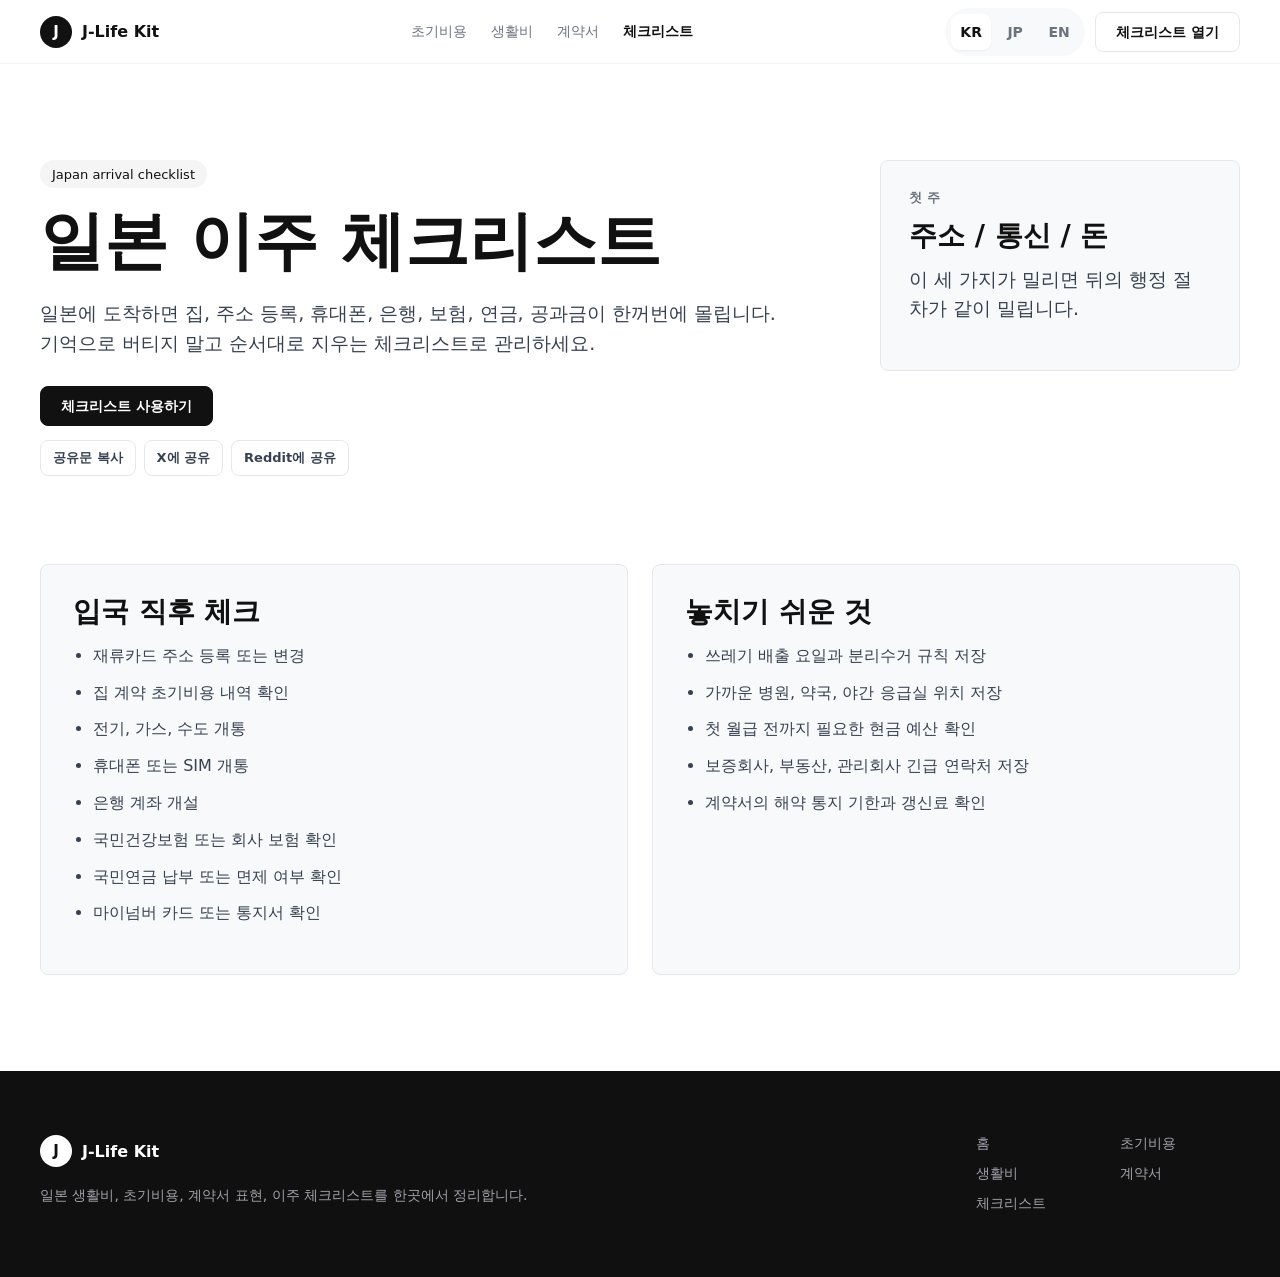
<file: site/moving-checklist.html>
<!doctype html>
<html lang="ko">
  <head>
    <meta charset="utf-8">
    <meta name="viewport" content="width=device-width, initial-scale=1">
    <title>일본 이주 체크리스트 | J-Life Kit</title>
    <meta name="description" content="일본 입국 직후 해야 할 주소 등록, 휴대폰, 은행, 보험, 연금, 마이넘버, 전기 가스 수도, 쓰레기 규칙을 체크리스트로 정리하세요.">
    <meta name="robots" content="index, follow">
    <link rel="canonical" href="https://attwist.github.io/project_koru/moving-checklist.html">
    <meta property="og:type" content="website">
    <meta property="og:title" content="Japan Moving Checklist">
    <meta property="og:description" content="Organize arrival tasks in Japan: address registration, phone, banking, insurance, pension, My Number, utilities, and trash rules.">
    <meta property="og:url" content="https://attwist.github.io/project_koru/moving-checklist.html">
    <meta name="twitter:card" content="summary">
    <link rel="stylesheet" href="styles.css">
    <script async src="https://www.googletagmanager.com/gtag/js?id=G-FX58EGKP0C"></script>
    <script>
      window.dataLayer = window.dataLayer || [];
      function gtag(){dataLayer.push(arguments);}
      gtag("js", new Date());
      gtag("config", "G-FX58EGKP0C");
    </script>
  </head>
  <body class="seo-page" data-page="checklist">
    <header class="top-nav">
      <a class="brand" href="index.html">
        <span class="brand-mark">J</span>
        <span>J-Life Kit</span>
      </a>
      <nav class="nav-links" aria-label="SEO pages">
        <a href="move-in-cost.html" data-page-i18n="navMovein">초기비용</a>
        <a href="living-cost.html" data-page-i18n="navLiving">생활비</a>
        <a href="contract-check.html" data-page-i18n="navContract">계약서</a>
        <a href="moving-checklist.html" aria-current="page" data-page-i18n="navChecklist">체크리스트</a>
      </nav>
      <div class="nav-actions">
        <div class="lang-switch" aria-label="Language">
          <button class="lang-button active" data-page-lang="ko" type="button">KR</button>
          <button class="lang-button" data-page-lang="ja" type="button">JP</button>
          <button class="lang-button" data-page-lang="en" type="button">EN</button>
        </div>
        <a class="button-secondary nav-cta" href="index.html?tool=checklist&utm_source=seo_page&utm_medium=internal&utm_campaign=moving_checklist#tool-card" data-page-i18n="openTool">체크리스트 열기</a>
      </div>
    </header>

    <main>
      <section class="seo-hero">
        <div>
          <span class="badge-pill" data-page-i18n="badge">Japan arrival checklist</span>
          <h1 data-page-i18n="heading">일본 이주 체크리스트</h1>
          <p data-page-i18n="lead">일본에 도착하면 집, 주소 등록, 휴대폰, 은행, 보험, 연금, 공과금이 한꺼번에 몰립니다. 기억으로 버티지 말고 순서대로 지우는 체크리스트로 관리하세요.</p>
          <div class="seo-cta-row">
            <a class="button-primary" href="index.html?tool=checklist&utm_source=seo_page&utm_medium=internal&utm_campaign=moving_checklist#tool-card" data-page-i18n="primaryCta">체크리스트 사용하기</a>
          </div>
          <div class="share-strip" aria-label="Share">
            <button class="share-button" type="button" data-share-copy data-page-i18n="copyShare">공유문 복사</button>
            <a class="share-button" href="#" target="_blank" rel="noopener" data-share-x data-page-i18n="shareOnX">X에 공유</a>
            <a class="share-button" href="#" target="_blank" rel="noopener" data-share-reddit data-page-i18n="shareOnReddit">Reddit에 공유</a>
          </div>
        </div>
        <aside class="seo-stat-panel">
          <span data-page-i18n="statLabel">첫 주</span>
          <strong data-page-i18n="statTitle">주소 / 통신 / 돈</strong>
          <p data-page-i18n="statText">이 세 가지가 밀리면 뒤의 행정 절차가 같이 밀립니다.</p>
        </aside>
      </section>

      <section class="seo-layout">
        <article class="seo-panel">
          <h2 data-page-i18n="firstTitle">입국 직후 체크</h2>
          <ul class="seo-list">
            <li data-page-i18n="item1">재류카드 주소 등록 또는 변경</li>
            <li data-page-i18n="item2">집 계약 초기비용 내역 확인</li>
            <li data-page-i18n="item3">전기, 가스, 수도 개통</li>
            <li data-page-i18n="item4">휴대폰 또는 SIM 개통</li>
            <li data-page-i18n="item5">은행 계좌 개설</li>
            <li data-page-i18n="item6">국민건강보험 또는 회사 보험 확인</li>
            <li data-page-i18n="item7">국민연금 납부 또는 면제 여부 확인</li>
            <li data-page-i18n="item8">마이넘버 카드 또는 통지서 확인</li>
          </ul>
        </article>

        <article class="seo-panel">
          <h2 data-page-i18n="secondTitle">놓치기 쉬운 것</h2>
          <ul class="seo-list">
            <li data-page-i18n="miss1">쓰레기 배출 요일과 분리수거 규칙 저장</li>
            <li data-page-i18n="miss2">가까운 병원, 약국, 야간 응급실 위치 저장</li>
            <li data-page-i18n="miss3">첫 월급 전까지 필요한 현금 예산 확인</li>
            <li data-page-i18n="miss4">보증회사, 부동산, 관리회사 긴급 연락처 저장</li>
            <li data-page-i18n="miss5">계약서의 해약 통지 기한과 갱신료 확인</li>
          </ul>
        </article>
      </section>

    </main>

    <footer class="footer">
      <div class="footer-inner">
        <div>
          <a class="brand on-dark" href="index.html">
            <span class="brand-mark">J</span>
            <span>J-Life Kit</span>
          </a>
          <p data-page-i18n="footerText">일본 생활비, 초기비용, 계약서 표현, 이주 체크리스트를 한곳에서 정리합니다.</p>
        </div>
        <div class="footer-links">
          <a href="index.html" data-page-i18n="footerHome">홈</a>
          <a href="move-in-cost.html" data-page-i18n="navMovein">초기비용</a>
          <a href="living-cost.html" data-page-i18n="navLiving">생활비</a>
          <a href="contract-check.html" data-page-i18n="navContract">계약서</a>
          <a href="moving-checklist.html" data-page-i18n="navChecklist">체크리스트</a>
        </div>
      </div>
    </footer>
    <script src="page-i18n.js?v=nav-20260529"></script>
  </body>
</html>
</file>
<file: site/styles.css>
:root {
  --canvas: #ffffff;
  --primary: #111111;
  --primary-active: #242424;
  --surface-soft: #f8f9fa;
  --surface-card: #f5f5f5;
  --surface-strong: #e5e7eb;
  --surface-dark: #101010;
  --surface-dark-elevated: #1a1a1a;
  --hairline: #e5e7eb;
  --hairline-soft: #f3f4f6;
  --ink: #111111;
  --body: #374151;
  --muted: #6b7280;
  --muted-soft: #898989;
  --on-primary: #ffffff;
  --on-dark: #ffffff;
  --on-dark-soft: #a1a1aa;
  --accent: #3b82f6;
  --success: #10b981;
  --warning: #f59e0b;
  --error: #ef4444;
  --badge-orange: #fb923c;
  --badge-pink: #ec4899;
  --badge-violet: #8b5cf6;
  --badge-emerald: #34d399;
  --shadow-subtle: 0 1px 2px rgba(0, 0, 0, 0.05);
  --shadow-card: 0 4px 12px rgba(0, 0, 0, 0.08);
  --container: 1200px;
}

* {
  box-sizing: border-box;
}

html {
  scroll-behavior: smooth;
}

body {
  margin: 0;
  min-height: 100vh;
  color: var(--ink);
  background: var(--canvas);
  font-family: Inter, ui-sans-serif, system-ui, -apple-system, BlinkMacSystemFont, "Segoe UI", Roboto, sans-serif;
}

button,
input,
textarea {
  font: inherit;
}

button {
  cursor: pointer;
}

a {
  color: inherit;
  text-decoration: none;
}

h1,
h2,
h3,
p {
  margin-top: 0;
}

h1,
h2,
h3 {
  color: var(--ink);
  font-weight: 600;
  letter-spacing: 0;
}

h1 {
  margin-bottom: 24px;
  font-size: 64px;
  line-height: 1.05;
}

h2 {
  margin-bottom: 14px;
  font-size: 48px;
  line-height: 1.1;
}

h3 {
  margin-bottom: 10px;
  font-size: 18px;
  line-height: 1.35;
}

p {
  color: var(--body);
  line-height: 1.55;
}

.top-nav {
  position: sticky;
  top: 0;
  z-index: 20;
  display: grid;
  grid-template-columns: auto 1fr auto;
  align-items: center;
  gap: 24px;
  min-height: 64px;
  padding: 0 max(24px, calc((100vw - var(--container)) / 2));
  border-bottom: 1px solid var(--hairline-soft);
  background: rgba(255, 255, 255, 0.94);
  backdrop-filter: blur(12px);
}

.brand {
  display: inline-flex;
  align-items: center;
  gap: 10px;
  color: var(--ink);
  font-size: 16px;
  font-weight: 700;
  white-space: nowrap;
}

.brand-mark {
  display: inline-grid;
  place-items: center;
  width: 32px;
  height: 32px;
  border-radius: 50%;
  color: var(--on-primary);
  background: var(--primary);
  font-size: 15px;
  font-weight: 800;
}

.nav-links {
  display: flex;
  justify-content: center;
  gap: 24px;
}

.nav-links a,
.footer-links a {
  color: var(--muted);
  font-size: 14px;
  font-weight: 500;
}

.nav-links a[aria-current="page"] {
  color: var(--ink);
  font-weight: 700;
}

.nav-actions {
  display: flex;
  align-items: center;
  justify-content: flex-end;
  gap: 10px;
}

.seo-page .nav-actions {
  min-width: max-content;
}

.lang-switch,
.nav-pill-group {
  display: flex;
  align-items: center;
  gap: 4px;
  padding: 6px;
  border-radius: 9999px;
  background: var(--surface-soft);
}

.lang-button,
.tab {
  min-height: 36px;
  border: 0;
  border-radius: 8px;
  background: transparent;
  color: var(--muted);
  font-size: 14px;
  font-weight: 600;
}

.lang-button {
  min-width: 40px;
}

.tab {
  min-width: 96px;
  padding: 0 14px;
}

.lang-button.active,
.tab.active {
  color: var(--ink);
  background: var(--canvas);
  box-shadow: var(--shadow-subtle);
}

.button-primary,
.button-secondary {
  display: inline-flex;
  align-items: center;
  justify-content: center;
  min-height: 40px;
  padding: 0 20px;
  border-radius: 8px;
  font-size: 14px;
  font-weight: 600;
  line-height: 1;
}

.button-primary {
  border: 1px solid var(--primary);
  color: var(--on-primary);
  background: var(--primary);
}

.button-primary:active {
  background: var(--primary-active);
}

.button-secondary {
  border: 1px solid var(--hairline);
  color: var(--ink);
  background: var(--canvas);
}

.full-width {
  width: 100%;
}

.hero-band {
  display: grid;
  grid-template-columns: minmax(0, 0.82fr) minmax(620px, 1.18fr);
  gap: 48px;
  width: min(var(--container), calc(100% - 48px));
  margin: 0 auto;
  padding: 96px 0;
}

.hero-copy {
  align-self: center;
}

.hero-lede {
  max-width: 560px;
  margin-bottom: 28px;
  color: var(--body);
  font-size: 18px;
}

.hero-page-grid {
  display: grid;
  grid-template-columns: repeat(2, minmax(0, 1fr));
  gap: 10px;
  max-width: 560px;
  margin-bottom: 22px;
}

.hero-page-card {
  display: grid;
  gap: 5px;
  min-height: 78px;
  padding: 15px;
  border: 1px solid var(--hairline);
  border-radius: 8px;
  background: var(--surface-soft);
}

.hero-page-card:hover {
  border-color: var(--primary);
  background: var(--canvas);
}

.hero-page-card span {
  color: var(--ink);
  font-size: 16px;
  font-weight: 700;
}

.hero-page-card small {
  color: var(--muted);
  font-size: 13px;
  line-height: 1.35;
}

.hero-actions {
  display: flex;
  flex-wrap: wrap;
  gap: 12px;
  margin-bottom: 32px;
}

.hero-proof {
  display: grid;
  grid-template-columns: repeat(3, minmax(0, 1fr));
  gap: 12px;
  max-width: 520px;
}

.hero-proof div {
  padding: 16px;
  border: 1px solid var(--hairline);
  border-radius: 12px;
  background: var(--canvas);
}

.hero-proof strong {
  display: block;
  margin-bottom: 4px;
  color: var(--ink);
  font-size: 28px;
  font-weight: 600;
  line-height: 1;
}

.hero-proof span {
  color: var(--muted);
  font-size: 13px;
  font-weight: 500;
}

.badge-pill {
  display: inline-flex;
  align-items: center;
  min-height: 28px;
  margin-bottom: 20px;
  padding: 0 12px;
  border-radius: 9999px;
  color: var(--ink);
  background: var(--surface-card);
  font-size: 13px;
  font-weight: 500;
}

.hero-app-mockup-card {
  min-width: 0;
  border: 1px solid var(--hairline);
  border-radius: 16px;
  background: var(--canvas);
  box-shadow: var(--shadow-card);
  overflow: hidden;
}

.product-chrome {
  display: flex;
  align-items: center;
  justify-content: space-between;
  gap: 16px;
  min-height: 56px;
  padding: 0 20px;
  border-bottom: 1px solid var(--hairline);
  background: var(--surface-soft);
}

.window-dots {
  display: inline-flex;
  gap: 7px;
}

.window-dots span {
  width: 10px;
  height: 10px;
  border-radius: 50%;
  background: var(--surface-strong);
}

.window-dots span:nth-child(1) {
  background: var(--badge-orange);
}

.window-dots span:nth-child(2) {
  background: var(--warning);
}

.window-dots span:nth-child(3) {
  background: var(--success);
}

.chrome-title {
  display: flex;
  align-items: center;
  gap: 10px;
  color: var(--muted);
  font-size: 13px;
  font-weight: 500;
}

.chrome-title strong {
  display: inline-flex;
  align-items: center;
  min-height: 24px;
  padding: 0 8px;
  border-radius: 9999px;
  color: var(--ink);
  background: var(--canvas);
  font-size: 12px;
  font-weight: 700;
}

.tabs {
  margin: 18px 20px 0;
  overflow-x: auto;
}

.tool-panel {
  display: none;
  padding: 24px 20px 20px;
}

.tool-panel.active {
  display: block;
}

.panel-copy {
  display: flex;
  align-items: flex-end;
  justify-content: space-between;
  gap: 24px;
  margin-bottom: 18px;
}

.panel-copy h2 {
  margin-bottom: 0;
  font-size: 28px;
  line-height: 1.2;
}

.panel-copy p {
  max-width: 420px;
  margin-bottom: 0;
  color: var(--muted);
  font-size: 14px;
}

.grid {
  display: grid;
  gap: 16px;
}

.two-col {
  grid-template-columns: minmax(0, 1.08fr) minmax(280px, 0.92fr);
}

.input-panel {
  display: grid;
  grid-template-columns: repeat(2, minmax(0, 1fr));
  gap: 12px;
  align-content: start;
}

label {
  display: grid;
  gap: 6px;
  color: var(--muted);
  font-size: 13px;
  font-weight: 600;
}

input,
textarea {
  width: 100%;
  border: 1px solid var(--hairline);
  border-radius: 8px;
  background: var(--canvas);
  color: var(--ink);
  outline: none;
}

input {
  min-height: 40px;
  padding: 0 14px;
}

textarea {
  resize: vertical;
  padding: 12px 14px;
  line-height: 1.5;
}

input:focus,
textarea:focus {
  border-color: var(--ink);
}

.result-panel,
.progress-box {
  display: grid;
  gap: 12px;
  align-content: start;
  min-height: 100%;
  padding: 18px;
  border-radius: 12px;
  background: var(--surface-card);
}

.input-warning {
  display: none;
  padding: 10px 12px;
  border: 1px solid #fde68a;
  border-radius: 8px;
  color: #92400e;
  background: #fffbeb;
  font-size: 13px;
  line-height: 1.45;
}

.input-warning.active {
  display: block;
}

.metric {
  display: flex;
  align-items: center;
  justify-content: space-between;
  gap: 12px;
  min-height: 56px;
  padding: 12px 14px;
  border: 1px solid var(--hairline);
  border-radius: 8px;
  background: var(--canvas);
}

.metric span {
  color: var(--muted);
  font-size: 13px;
  font-weight: 600;
}

.metric strong {
  color: var(--ink);
  font-size: 22px;
  font-weight: 600;
  line-height: 1;
}

.primary-metric {
  color: var(--on-dark);
  border-color: var(--surface-dark);
  background: var(--surface-dark);
}

.primary-metric span,
.primary-metric strong {
  color: var(--on-dark);
}

.breakdown {
  display: grid;
  gap: 8px;
}

.breakdown-row {
  display: flex;
  justify-content: space-between;
  gap: 10px;
  min-height: 30px;
  color: var(--muted);
  font-size: 14px;
}

.breakdown-row strong {
  color: var(--ink);
  font-weight: 600;
}

.check-layout {
  display: grid;
  grid-template-columns: 250px minmax(0, 1fr);
  gap: 16px;
}

.progress-box strong {
  color: var(--ink);
  font-size: 36px;
  font-weight: 600;
  line-height: 1;
}

.progress-box > span {
  color: var(--muted);
  font-size: 13px;
  font-weight: 600;
}

.progress-track {
  height: 10px;
  overflow: hidden;
  border-radius: 9999px;
  background: var(--surface-strong);
}

#progress-fill {
  width: 0%;
  height: 100%;
  background: var(--primary);
  transition: width 0.2s ease;
}

.checklist {
  display: grid;
  grid-template-columns: repeat(2, minmax(0, 1fr));
  gap: 10px;
}

.check-item {
  display: flex;
  align-items: flex-start;
  gap: 10px;
  min-height: 58px;
  padding: 12px;
  border: 1px solid var(--hairline);
  border-radius: 12px;
  background: var(--canvas);
}

.check-item input {
  width: 18px;
  min-width: 18px;
  height: 18px;
  min-height: 18px;
  margin-top: 2px;
  accent-color: var(--primary);
}

.check-item span {
  color: var(--body);
  font-size: 14px;
  line-height: 1.42;
}

.document-input-panel {
  grid-template-columns: 1fr;
}

.upload-card {
  grid-column: 1 / -1;
  padding: 14px;
  border: 1px dashed var(--surface-strong);
  border-radius: 12px;
  background: var(--surface-soft);
}

.upload-card input {
  min-height: auto;
  padding: 0;
  border: 0;
  border-radius: 0;
  background: transparent;
}

.upload-card small {
  color: var(--muted);
  font-size: 12px;
  font-weight: 500;
  line-height: 1.45;
}

.image-preview {
  display: grid;
  grid-column: 1 / -1;
  place-items: center;
  min-height: 150px;
  overflow: hidden;
  border: 1px solid var(--hairline);
  border-radius: 12px;
  background: var(--canvas);
}

.image-preview.empty {
  padding: 18px;
  color: var(--muted);
  font-size: 13px;
  text-align: center;
}

.image-preview img {
  display: block;
  width: 100%;
  max-height: 260px;
  object-fit: contain;
}

.wide-field {
  grid-column: 1 / -1;
}

.doc-result {
  display: grid;
  gap: 8px;
}

.doc-result h3 {
  margin-bottom: 0;
  font-size: 16px;
}

.chips {
  display: flex;
  flex-wrap: wrap;
  gap: 8px;
  min-height: 40px;
}

.chip {
  display: inline-flex;
  align-items: center;
  min-height: 30px;
  padding: 0 10px;
  border-radius: 9999px;
  color: var(--ink);
  background: #fee2e2;
  font-size: 13px;
  font-weight: 600;
}

.chip.low {
  background: #dbeafe;
}

.section {
  width: min(var(--container), calc(100% - 48px));
  margin: 0 auto;
  padding: 96px 0;
  border-top: 1px solid var(--hairline-soft);
}

.section-heading {
  max-width: 760px;
  margin-bottom: 32px;
}

.section-heading.compact {
  max-width: 620px;
}

.section-heading h2 {
  margin-bottom: 14px;
}

.section-heading p {
  max-width: 680px;
  color: var(--muted);
  font-size: 17px;
}

.command-center {
  border-top: 0;
  padding-top: 0;
}

.command-grid {
  display: grid;
  grid-template-columns: 1.2fr 0.9fr 0.9fr;
  gap: 18px;
  margin-bottom: 18px;
}

.command-card {
  display: grid;
  align-content: start;
  gap: 12px;
  min-height: 260px;
  padding: 24px;
  border: 1px solid var(--hairline);
  border-radius: 12px;
  background: var(--canvas);
  box-shadow: var(--shadow-subtle);
}

.featured-command {
  color: var(--on-dark);
  border-color: var(--surface-dark);
  background: var(--surface-dark);
}

.command-card h3 {
  margin-bottom: 0;
  font-size: 22px;
}

.command-card p {
  margin-bottom: 8px;
  color: var(--muted);
}

.featured-command h3,
.featured-command p {
  color: var(--on-dark);
}

.featured-command p {
  color: var(--on-dark-soft);
}

.command-label {
  color: var(--muted-soft);
  font-size: 13px;
  font-weight: 700;
}

.featured-command .command-label {
  color: var(--on-dark-soft);
}

.metric-strip {
  display: grid;
  grid-template-columns: repeat(4, minmax(0, 1fr));
  border: 1px solid var(--hairline);
  border-radius: 12px;
  overflow: hidden;
  background: var(--canvas);
}

.metric-strip div {
  display: grid;
  gap: 5px;
  min-height: 92px;
  padding: 18px;
  border-right: 1px solid var(--hairline);
}

.metric-strip div:last-child {
  border-right: 0;
}

.metric-strip span {
  color: var(--muted);
  font-size: 13px;
  font-weight: 600;
}

.metric-strip strong {
  color: var(--ink);
  font-size: 18px;
  font-weight: 600;
}

.feature-band {
  border-top: 0;
}

.feature-grid,
.workflow-grid {
  display: grid;
  grid-template-columns: repeat(3, minmax(0, 1fr));
  gap: 24px;
}

.feature-card {
  min-height: 250px;
  padding: 32px;
  border-radius: 12px;
  background: var(--surface-card);
}

.feature-card p,
.product-mockup-card p,
.seed-card p,
.guide-card p {
  margin-bottom: 0;
  color: var(--muted);
}

.mini-icon {
  display: grid;
  place-items: center;
  width: 40px;
  height: 40px;
  margin-bottom: 28px;
  border-radius: 50%;
  color: var(--ink);
  background: var(--canvas);
  font-weight: 800;
}

.workflow-band {
  background: var(--canvas);
}

.product-mockup-card {
  min-height: 210px;
  padding: 24px;
  border: 1px solid var(--hairline);
  border-radius: 12px;
  background: var(--canvas);
  box-shadow: var(--shadow-subtle);
}

.step {
  display: inline-grid;
  place-items: center;
  width: 36px;
  height: 36px;
  margin-bottom: 26px;
  border-radius: 50%;
  color: var(--on-primary);
  background: var(--primary);
  font-size: 13px;
  font-weight: 700;
}

.content-band {
  width: 100%;
  max-width: none;
  padding-right: max(24px, calc((100vw - var(--container)) / 2));
  padding-left: max(24px, calc((100vw - var(--container)) / 2));
  background: var(--surface-soft);
}

.seed-grid {
  display: grid;
  grid-template-columns: repeat(4, minmax(0, 1fr));
  gap: 18px;
  width: min(var(--container), 100%);
}

.seed-card {
  min-height: 230px;
  padding: 24px;
  border: 1px solid var(--hairline);
  border-radius: 12px;
  background: var(--canvas);
}

.seed-card span {
  display: inline-flex;
  margin-bottom: 34px;
  color: var(--muted-soft);
  font-size: 13px;
  font-weight: 700;
}

.guide-band {
  padding-top: 88px;
}

.guide-grid {
  display: grid;
  grid-template-columns: repeat(4, minmax(0, 1fr));
  gap: 18px;
}

.guide-card {
  display: grid;
  align-content: start;
  min-height: 230px;
  padding: 24px;
  border: 1px solid var(--hairline);
  border-radius: 8px;
  background: var(--canvas);
  transition: border-color 160ms ease, transform 160ms ease, box-shadow 160ms ease;
}

.guide-card:hover {
  transform: translateY(-2px);
  border-color: var(--primary);
  box-shadow: var(--shadow-card);
}

.guide-card span {
  display: inline-flex;
  margin-bottom: 30px;
  color: var(--muted-soft);
  font-size: 13px;
  font-weight: 700;
}

.guide-card strong {
  margin-top: 22px;
  color: var(--ink);
  font-size: 14px;
}

.cta-band-light {
  display: grid;
  justify-items: center;
  width: min(var(--container), calc(100% - 48px));
  margin: 96px auto;
  padding: 48px;
  border-radius: 12px;
  background: var(--surface-card);
  text-align: center;
}

.cta-band-light h2 {
  max-width: 780px;
  margin-bottom: 12px;
  font-size: 36px;
  line-height: 1.15;
}

.cta-band-light p {
  max-width: 640px;
  margin-bottom: 24px;
  color: var(--muted);
}

.footer {
  color: var(--on-dark-soft);
  background: var(--surface-dark);
}

.footer-inner {
  display: grid;
  grid-template-columns: minmax(0, 1fr) auto;
  gap: 48px;
  width: min(var(--container), calc(100% - 48px));
  margin: 0 auto;
  padding: 64px 0;
}

.brand.on-dark {
  margin-bottom: 18px;
  color: var(--on-dark);
}

.brand.on-dark .brand-mark {
  color: var(--surface-dark);
  background: var(--on-dark);
}

.footer p {
  max-width: 560px;
  margin-bottom: 0;
  color: var(--on-dark-soft);
  font-size: 14px;
}

.footer-links {
  display: grid;
  grid-template-columns: repeat(2, minmax(120px, 1fr));
  gap: 12px 24px;
  align-content: start;
}

.footer-links a {
  color: var(--on-dark-soft);
}

.seo-page {
  background: var(--canvas);
}

.page-jump-nav {
  display: flex;
  gap: 8px;
  overflow-x: auto;
  width: min(var(--container), calc(100% - 48px));
  margin: 18px auto 0;
  padding-bottom: 4px;
}

.page-jump-nav a {
  flex: 0 0 auto;
  padding: 9px 13px;
  border: 1px solid var(--hairline);
  border-radius: 999px;
  color: var(--body);
  background: var(--canvas);
  font-size: 14px;
  font-weight: 600;
}

.page-jump-nav a[aria-current="page"] {
  color: var(--on-primary);
  border-color: var(--primary);
  background: var(--primary);
}

.seo-hero {
  display: grid;
  grid-template-columns: minmax(0, 1fr) 360px;
  gap: 48px;
  width: min(var(--container), calc(100% - 48px));
  margin: 0 auto;
  padding: 96px 0 64px;
}

.seo-hero h1 {
  max-width: 820px;
}

.seo-hero p {
  max-width: 760px;
  font-size: 19px;
}

.seo-cta-row {
  display: flex;
  flex-wrap: wrap;
  gap: 12px;
  margin-top: 28px;
}

.share-strip {
  display: flex;
  flex-wrap: wrap;
  gap: 8px;
  margin-top: 14px;
}

.share-button {
  display: inline-flex;
  align-items: center;
  justify-content: center;
  min-height: 36px;
  padding: 0 12px;
  border: 1px solid var(--hairline);
  border-radius: 8px;
  color: var(--body);
  background: var(--canvas);
  font-size: 13px;
  font-weight: 700;
}

.share-button:hover {
  color: var(--ink);
  border-color: var(--primary);
}

.share-button[type="button"] {
  cursor: pointer;
}

.seo-stat-panel,
.seo-panel {
  border: 1px solid var(--hairline);
  border-radius: 8px;
  background: var(--surface-soft);
}

.seo-stat-panel {
  align-self: start;
  padding: 28px;
}

.seo-stat-panel span {
  display: block;
  margin-bottom: 12px;
  color: var(--muted);
  font-size: 13px;
  font-weight: 700;
  text-transform: uppercase;
}

.seo-stat-panel strong {
  display: block;
  margin-bottom: 12px;
  font-size: 28px;
  line-height: 1.2;
}

.seo-layout {
  display: grid;
  grid-template-columns: repeat(2, minmax(0, 1fr));
  gap: 24px;
  width: min(var(--container), calc(100% - 48px));
  margin: 0 auto;
  padding: 24px 0 96px;
}

.seo-next {
  width: min(var(--container), calc(100% - 48px));
  margin: 0 auto;
  padding: 24px 0 96px;
}

.seo-panel {
  padding: 32px;
}

.seo-panel h2 {
  font-size: 28px;
}

.seo-list {
  display: grid;
  gap: 12px;
  padding-left: 20px;
  color: var(--body);
  line-height: 1.55;
}

.seo-table {
  width: 100%;
  border-collapse: collapse;
}

.seo-table th,
.seo-table td {
  padding: 14px 0;
  border-bottom: 1px solid var(--hairline);
  text-align: left;
  vertical-align: top;
}

.seo-table th {
  width: 150px;
  padding-right: 20px;
  color: var(--ink);
  font-weight: 700;
}

.seo-table td {
  color: var(--body);
  line-height: 1.5;
}

.seo-cost-list {
  display: grid;
  gap: 10px;
}

.seo-cost-list div {
  display: flex;
  justify-content: space-between;
  gap: 18px;
  padding: 14px 0;
  border-bottom: 1px solid var(--hairline);
}

.seo-cost-list span {
  color: var(--body);
}

.seo-cost-list strong {
  white-space: nowrap;
}

.seo-cost-list .total {
  margin-top: 8px;
  padding-top: 20px;
  border-top: 2px solid var(--ink);
  border-bottom: 0;
  font-size: 18px;
}

@media (max-width: 1120px) {
  .hero-band {
    grid-template-columns: 1fr;
  }

  .hero-copy {
    max-width: 760px;
  }

  .feature-grid,
  .workflow-grid,
  .guide-grid {
    grid-template-columns: repeat(2, minmax(0, 1fr));
  }

  .command-grid {
    grid-template-columns: 1fr;
  }

  .metric-strip {
    grid-template-columns: repeat(2, minmax(0, 1fr));
  }

  .metric-strip div:nth-child(2) {
    border-right: 0;
  }

  .metric-strip div:nth-child(-n + 2) {
    border-bottom: 1px solid var(--hairline);
  }

  .seed-grid {
    grid-template-columns: repeat(2, minmax(0, 1fr));
  }

  .seo-hero {
    grid-template-columns: 1fr;
  }
}

@media (max-width: 820px) {
  h1 {
    font-size: 42px;
  }

  h2 {
    font-size: 32px;
  }

  .top-nav {
    grid-template-columns: 1fr auto;
    min-height: auto;
    padding: 14px 16px;
  }

  .nav-links,
  .nav-cta {
    display: none;
  }

  .nav-actions {
    gap: 0;
  }

  .seo-page .top-nav {
    grid-template-columns: 1fr;
    align-items: stretch;
    gap: 12px;
  }

  .seo-page .nav-links {
    display: flex;
    justify-content: flex-start;
    gap: 14px;
    overflow-x: auto;
    width: 100%;
    padding-bottom: 2px;
  }

  .seo-page .nav-cta {
    display: inline-flex;
    width: 100%;
  }

  .seo-page .nav-actions {
    display: grid;
    grid-template-columns: 1fr;
    justify-items: stretch;
    gap: 10px;
    min-width: 0;
  }

  .seo-page .lang-switch {
    justify-content: center;
    width: 100%;
  }

  .share-strip,
  .share-button {
    width: 100%;
  }

  .hero-band,
  .section,
  .cta-band-light,
  .footer-inner,
  .seo-next,
  .page-jump-nav {
    width: min(100% - 24px, var(--container));
  }

  .hero-band,
  .section {
    padding: 64px 0;
  }

  .hero-proof,
  .hero-page-grid,
  .feature-grid,
  .workflow-grid,
  .seed-grid,
  .metric-strip,
  .two-col,
  .check-layout,
  .checklist {
    grid-template-columns: 1fr;
  }

  .metric-strip div {
    border-right: 0;
    border-bottom: 1px solid var(--hairline);
  }

  .metric-strip div:last-child {
    border-bottom: 0;
  }

  .hero-app-mockup-card {
    border-radius: 12px;
  }

  .product-chrome {
    padding: 0 14px;
  }

  .tabs {
    margin-right: 14px;
    margin-left: 14px;
  }

  .tab {
    min-width: 88px;
  }

  .tool-panel {
    padding: 18px 14px 14px;
  }

  .panel-copy {
    display: block;
  }

  .panel-copy h2 {
    margin-bottom: 8px;
    font-size: 24px;
  }

  .input-panel {
    grid-template-columns: 1fr;
  }

  .content-band {
    padding-right: 12px;
    padding-left: 12px;
  }

  .cta-band-light {
    margin: 64px auto;
    padding: 32px 20px;
  }

  .footer-inner {
    grid-template-columns: 1fr;
  }

  .seo-hero,
  .seo-layout,
  .guide-grid {
    grid-template-columns: 1fr;
    width: min(100% - 24px, var(--container));
  }
}

@media (max-width: 520px) {
  h1 {
    font-size: 34px;
  }

  .hero-lede,
  .section-heading p {
    font-size: 16px;
  }

  .hero-actions,
  .button-primary,
  .button-secondary {
    width: 100%;
  }

  .lang-switch {
    padding: 4px;
  }

  .lang-button {
    min-width: 34px;
    min-height: 34px;
  }

  .chrome-title span {
    display: none;
  }
}
</file>
